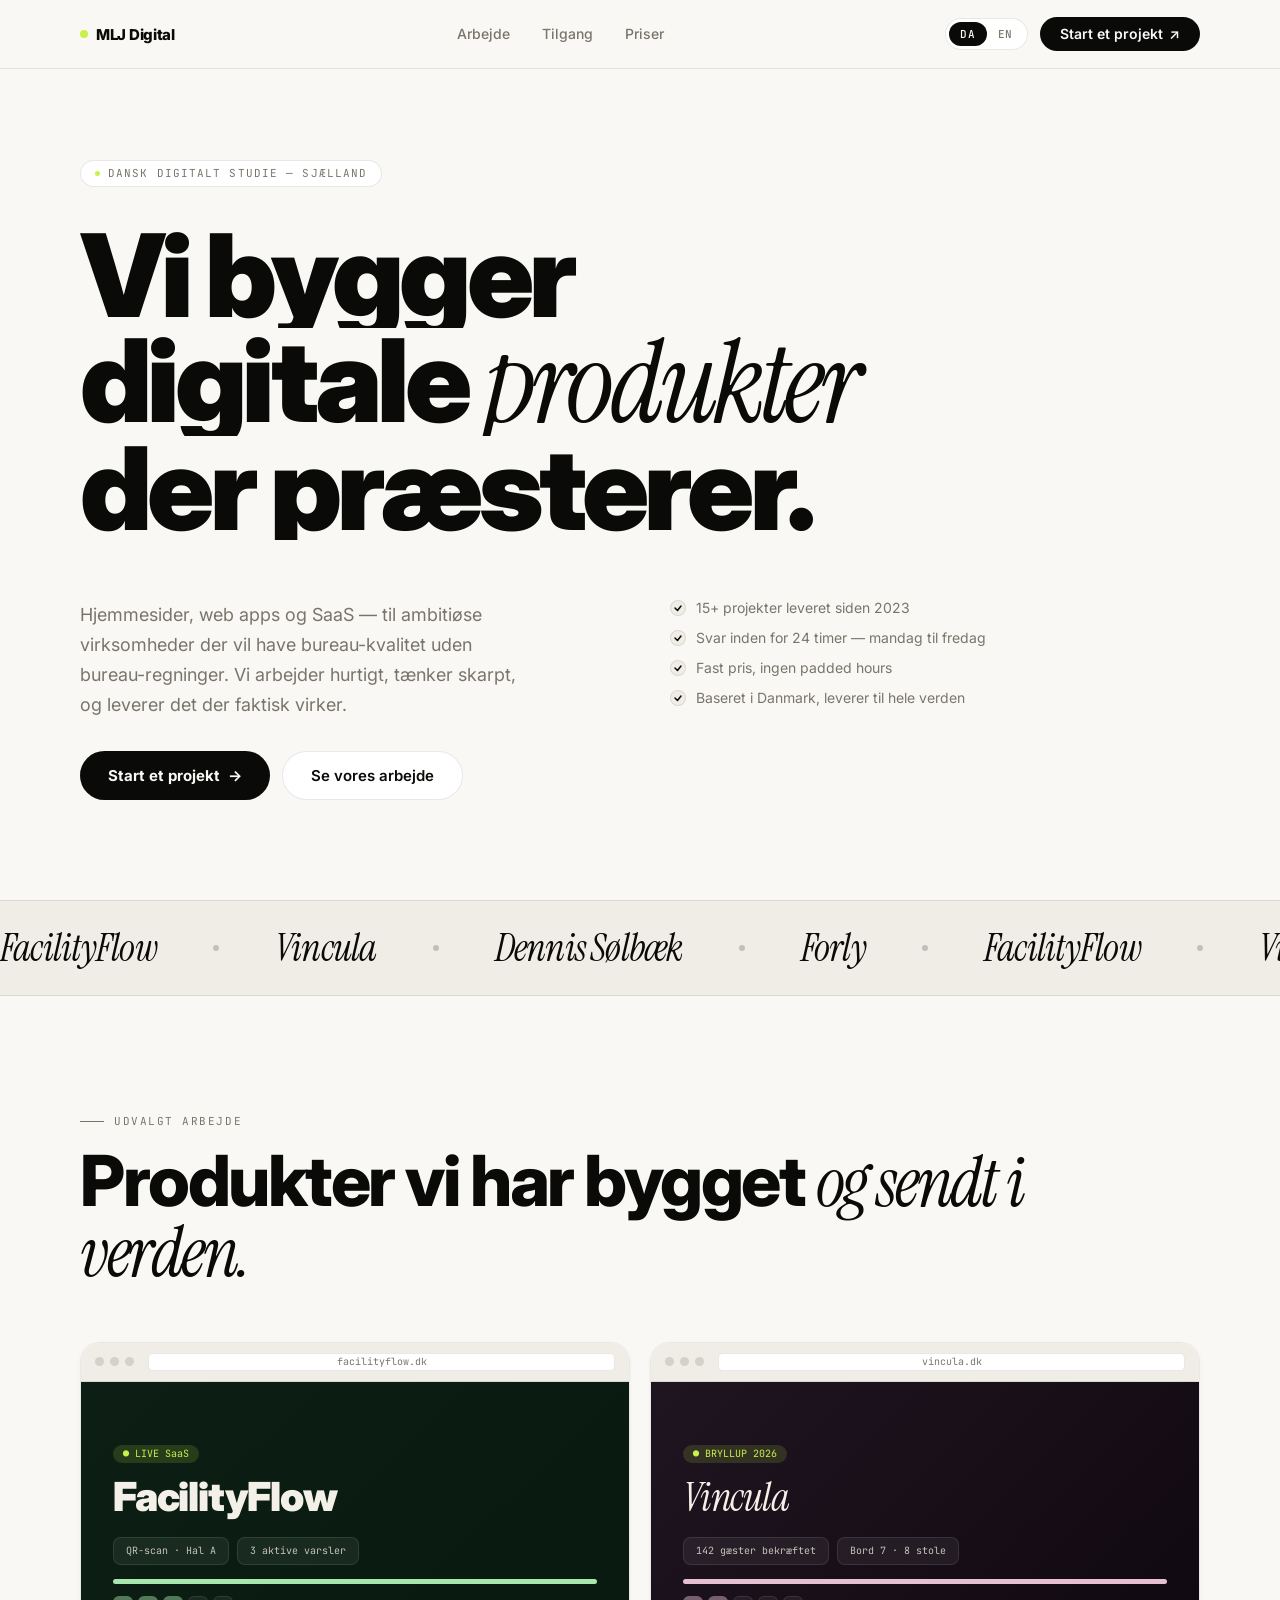
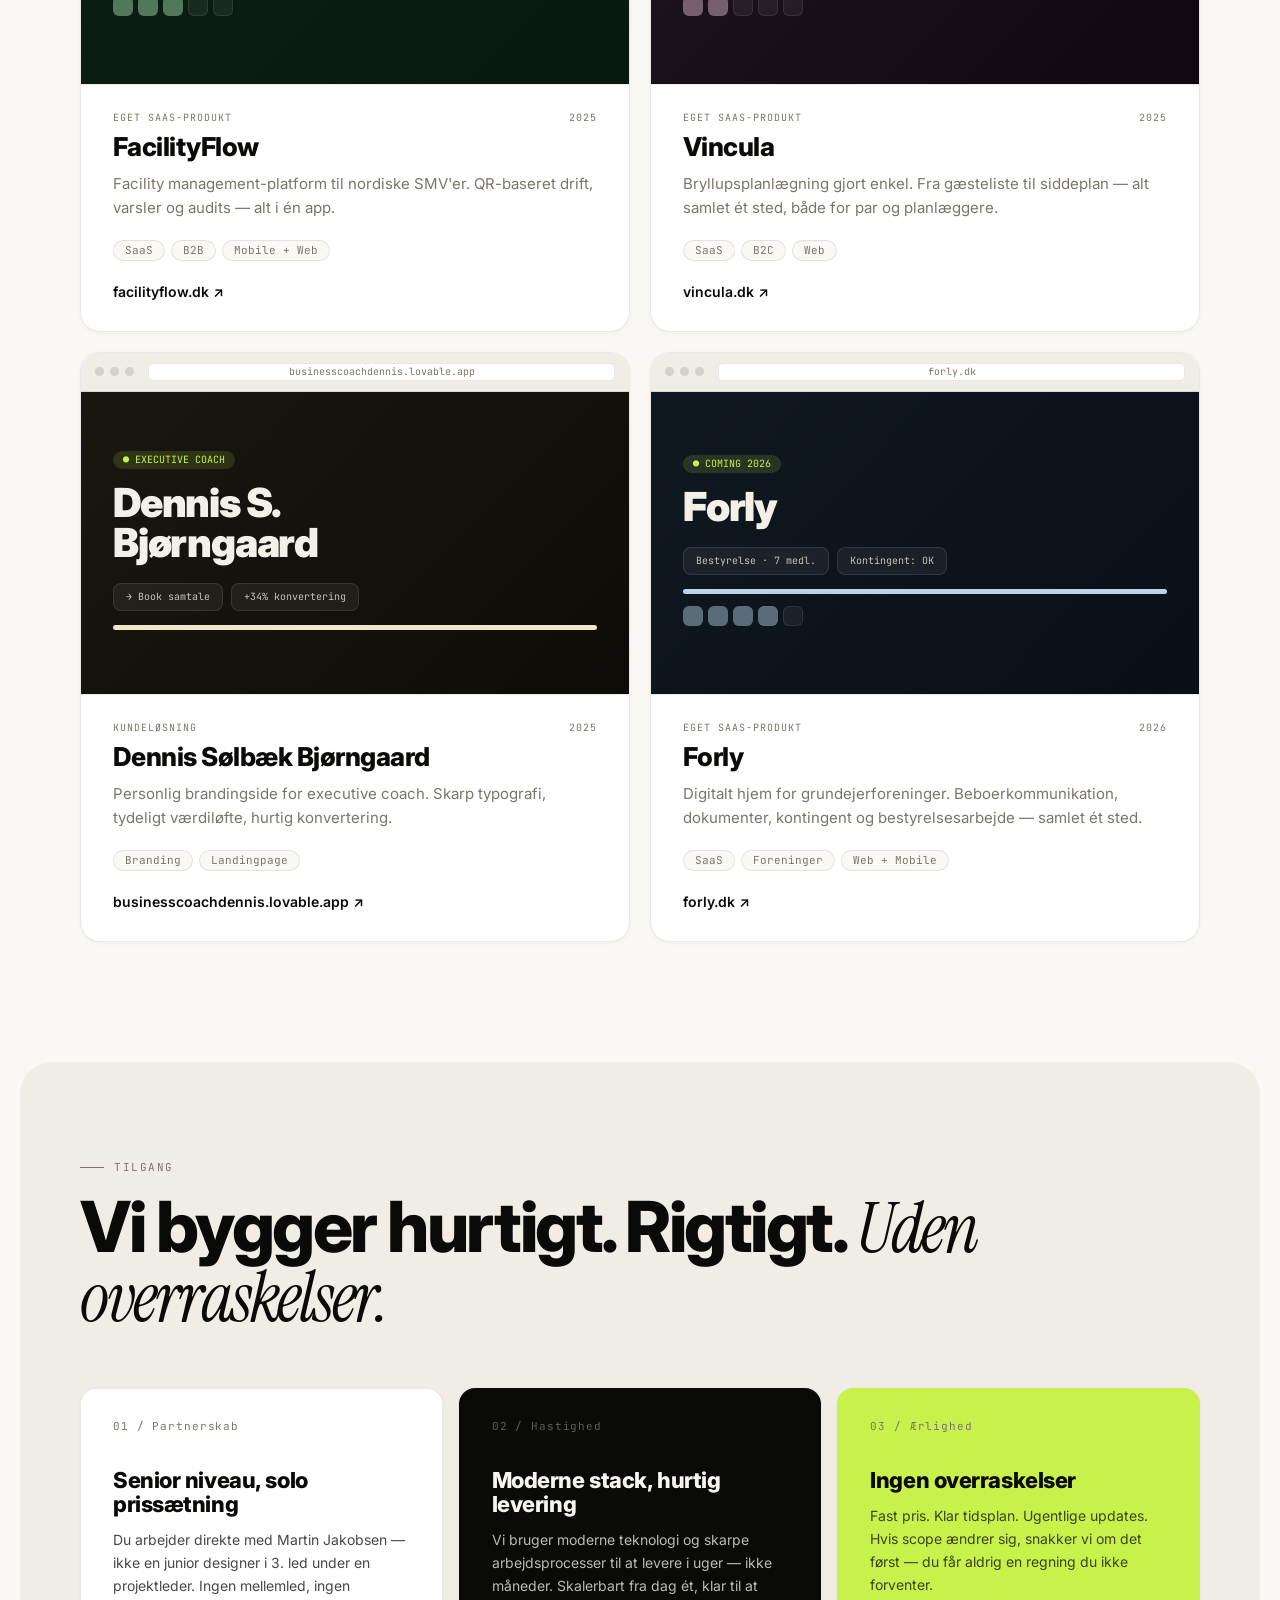
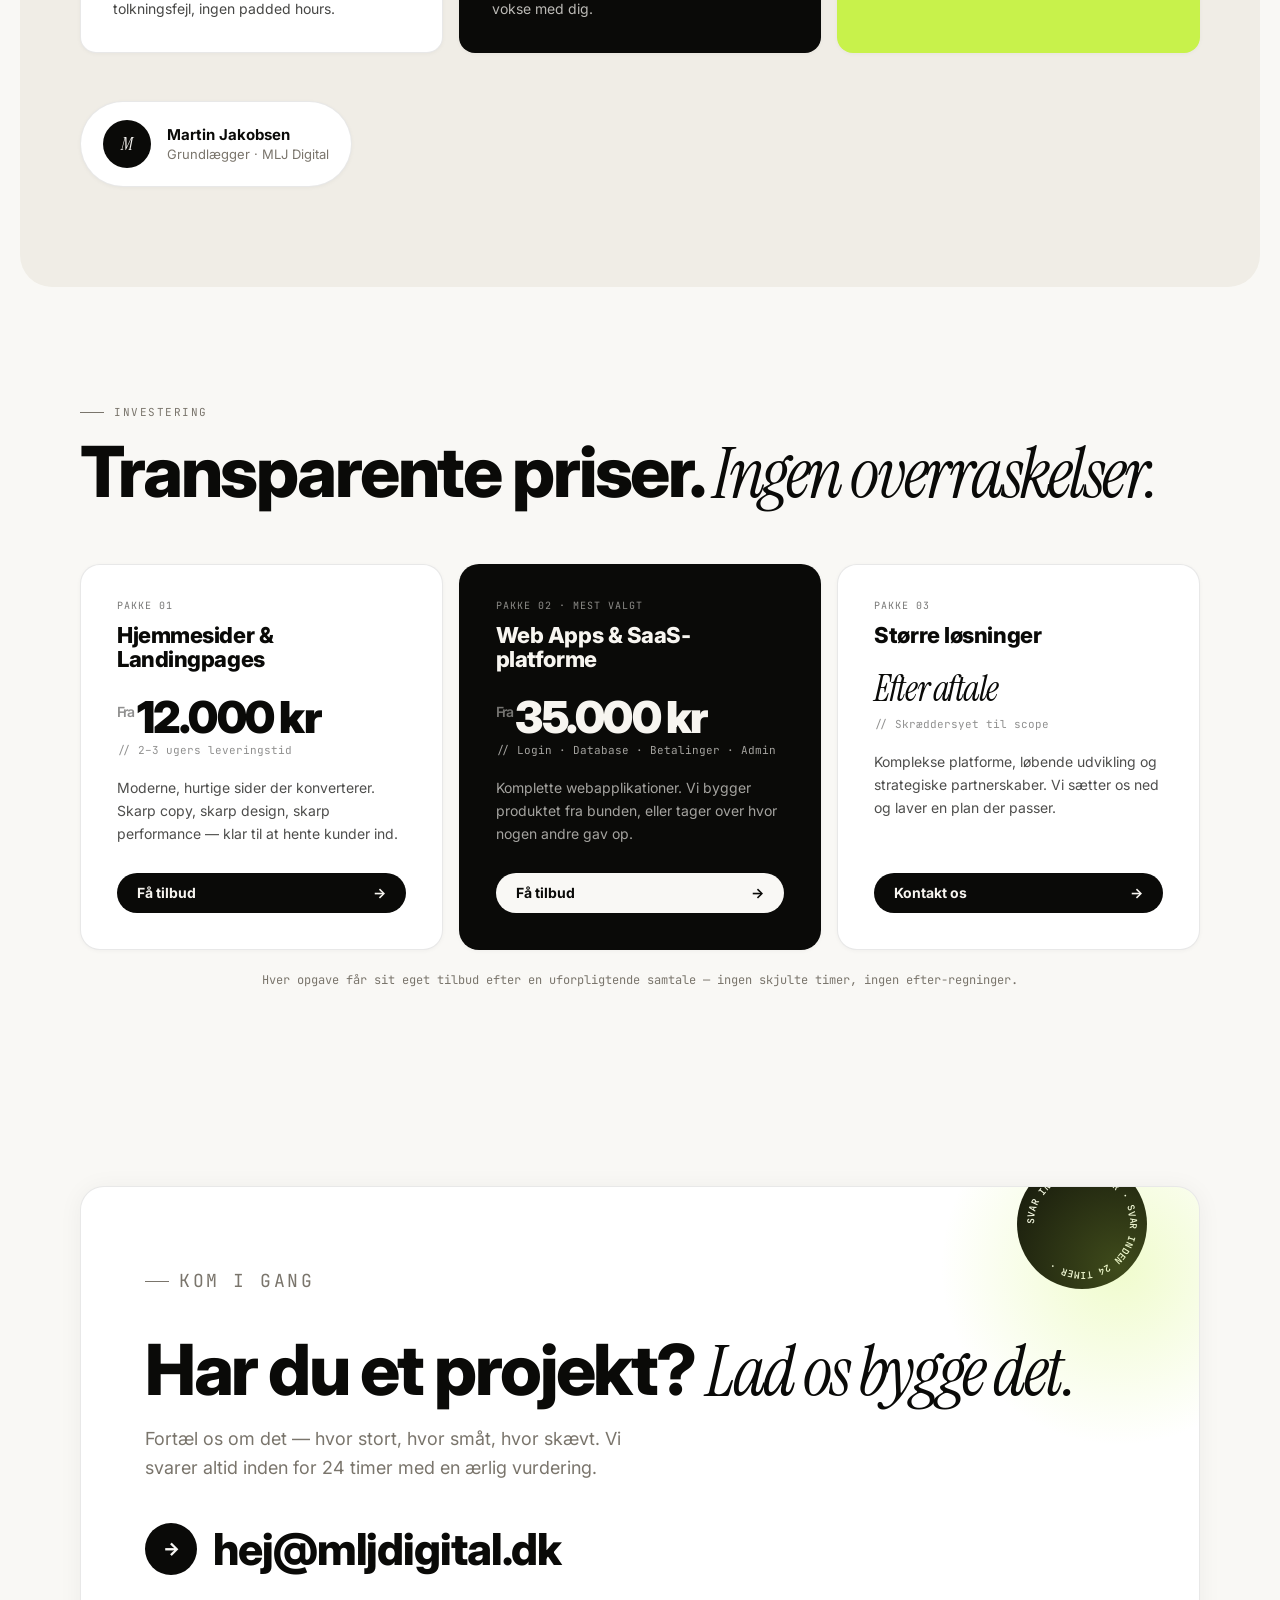
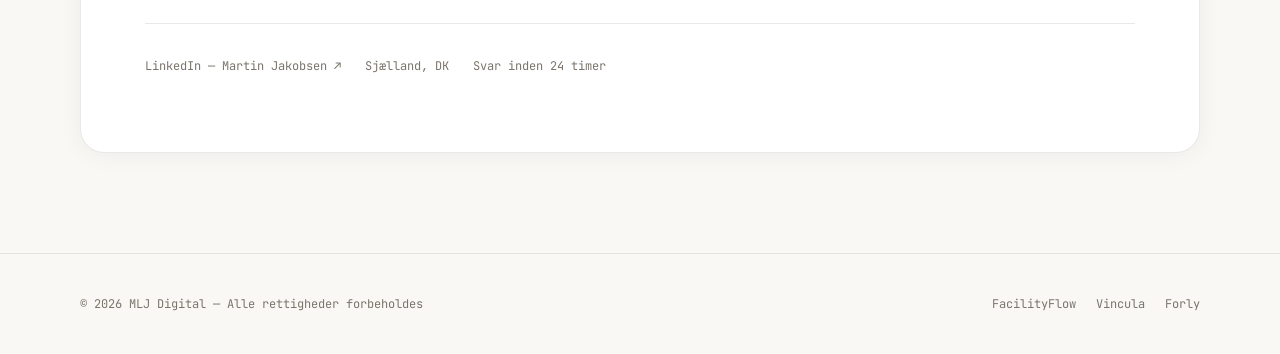
<file: index.html>
<!doctype html>
<html lang="da">
<head>
<meta charset="utf-8">
<meta name="viewport" content="width=device-width, initial-scale=1">
<title>MLJ Digital — Digitale produkter der præsterer</title>
<link rel="preconnect" href="https://fonts.googleapis.com">
<link rel="preconnect" href="https://fonts.gstatic.com" crossorigin>
<link href="https://fonts.googleapis.com/css2?family=Instrument+Serif:ital@0;1&family=Inter:wght@400;500;600;700;800;900&family=JetBrains+Mono:wght@400;500&display=swap" rel="stylesheet">
<style>
:root {
  --bg:      #f9f8f5;
  --white:   #ffffff;
  --ink:     #0a0a08;
  --muted:   #7a756c;
  --line:    rgba(10,10,8,.09);
  --surface: #f0ede6;
  --accent:  #c8f24b;
}

*, *::before, *::after { box-sizing: border-box; margin: 0; padding: 0 }
html, body {
  background: var(--bg); color: var(--ink);
  font-family: 'Inter', sans-serif;
  -webkit-font-smoothing: antialiased;
  overflow-x: hidden; line-height: 1;
}
a { color: inherit; text-decoration: none }
button { font-family: inherit; border: none; cursor: pointer }

.wrap { max-width: 1200px; margin: 0 auto; padding: 0 40px }
@media(max-width:600px) { .wrap { padding: 0 20px } }

/* ─── NAV ──────────────────────────────────────────────────── */
nav {
  position: fixed; top: 0; left: 0; right: 0; z-index: 100;
  background: rgba(249,248,245,.92);
  backdrop-filter: blur(20px); -webkit-backdrop-filter: blur(20px);
  border-bottom: 1px solid var(--line);
}
.nav-inner {
  max-width: 1200px; margin: 0 auto; padding: 0 40px;
  height: 68px; display: flex; align-items: center; justify-content: space-between;
}
@media(max-width:600px) { .nav-inner { padding: 0 20px } }

.logo {
  font-weight: 800; font-size: 15px; letter-spacing: -.02em;
  display: flex; align-items: center; gap: 8px;
}
.logo-dot {
  width: 8px; height: 8px; border-radius: 50%; background: var(--accent);
  animation: pulse 2s ease-in-out infinite;
}
@keyframes pulse { 0%,100%{transform:scale(1)} 50%{transform:scale(1.25)} }

.nav-links {
  display: flex; align-items: center; gap: 32px;
  font-size: 14px; font-weight: 500;
}
.nav-links a { color: var(--muted); transition: color .2s }
.nav-links a:hover { color: var(--ink) }
@media(max-width:860px) { .nav-links { display: none } }

.nav-right { display: flex; align-items: center; gap: 12px }
.lang-switch {
  display: flex; align-items: center;
  border: 1px solid var(--line); border-radius: 999px; padding: 3px; background: var(--white);
}
.lang-btn {
  background: none; color: var(--muted); padding: 5px 11px; border-radius: 999px;
  font-family: 'JetBrains Mono', monospace; font-size: 11px;
  letter-spacing: .06em; font-weight: 500; transition: color .2s, background .2s;
}
.lang-btn:hover { color: var(--ink) }
.lang-btn.active { background: var(--ink); color: var(--bg) }

.nav-cta {
  background: var(--ink); color: var(--bg);
  padding: 10px 20px; border-radius: 999px; font-weight: 600; font-size: 14px;
  display: inline-flex; align-items: center; gap: 6px;
  transition: background .2s;
}
.nav-cta:hover { background: #2a2a26 }

/* ─── HERO ─────────────────────────────────────────────────── */
.hero { padding: 160px 0 100px }

.hero-tag {
  display: inline-flex; align-items: center; gap: 8px;
  font-family: 'JetBrains Mono', monospace; font-size: 11px; letter-spacing: .1em;
  text-transform: uppercase; color: var(--muted);
  border: 1px solid var(--line); border-radius: 999px;
  padding: 7px 14px; background: var(--white); margin-bottom: 36px;
}
.hero-tag .dot { width: 5px; height: 5px; border-radius: 50%; background: var(--accent); animation: blink 1.6s infinite }
@keyframes blink { 0%,100%{opacity:1} 50%{opacity:.3} }

h1 {
  font-size: clamp(52px,9vw,140px); line-height: .91;
  letter-spacing: -.04em; font-weight: 900;
}
h1 .line { display: block; overflow: hidden }
h1 .line > span {
  display: inline-block; transform: translateY(110%); opacity: 0;
  animation: rise .85s cubic-bezier(.16,.86,.3,.98) forwards;
}
h1 .line:nth-child(1) > span { animation-delay: .05s }
h1 .line:nth-child(2) > span { animation-delay: .14s }
h1 .line:nth-child(3) > span { animation-delay: .24s }
@keyframes rise { to { transform: translateY(0); opacity: 1 } }

.serif { font-family: 'Instrument Serif', serif; font-style: italic; font-weight: 400 }

.hero-body {
  display: grid; grid-template-columns: 1fr 1fr; gap: 60px; align-items: start;
  margin-top: 60px;
}
@media(max-width:800px) { .hero-body { grid-template-columns: 1fr; gap: 32px } }

.hero-sub {
  font-size: 18px; line-height: 1.65; color: var(--muted);
  max-width: 460px;
  opacity: 0; animation: fadein .8s .5s forwards;
}
@keyframes fadein { to { opacity: 1 } }

.hero-actions {
  display: flex; flex-wrap: wrap; gap: 12px; margin-top: 32px;
  opacity: 0; animation: fadein .8s .65s forwards;
}
.btn-fill {
  background: var(--ink); color: var(--bg);
  padding: 16px 28px; border-radius: 999px; font-weight: 700; font-size: 15px;
  display: inline-flex; align-items: center; gap: 8px;
  transition: background .2s, transform .2s;
}
.btn-fill:hover { background: #2a2a26; transform: translateY(-1px) }
.btn-outline {
  border: 1.5px solid var(--line); border-radius: 999px;
  padding: 16px 28px; font-weight: 600; font-size: 15px;
  display: inline-flex; align-items: center; gap: 8px;
  background: var(--white); transition: border-color .2s;
}
.btn-outline:hover { border-color: rgba(10,10,8,.35) }

.hero-trust {
  display: flex; flex-direction: column; gap: 14px;
  opacity: 0; animation: fadein .8s .8s forwards;
}
.trust-item {
  display: flex; align-items: center; gap: 10px;
  font-size: 14px; color: var(--muted);
}
.trust-item::before {
  content: ""; width: 16px; height: 16px; border-radius: 50%;
  background: var(--surface); border: 1px solid var(--line);
  display: flex; align-items: center; justify-content: center;
  flex-shrink: 0;
  background-image: url("data:image/svg+xml,%3Csvg xmlns='http://www.w3.org/2000/svg' width='10' height='10' viewBox='0 0 10 10'%3E%3Cpath d='M2 5l2.5 2.5L8 3' stroke='%230a0a08' stroke-width='1.5' fill='none' stroke-linecap='round' stroke-linejoin='round'/%3E%3C/svg%3E");
  background-repeat: no-repeat; background-position: center; background-size: 10px;
}

/* ─── CLIENTS STRIP ────────────────────────────────────────── */
.clients-strip {
  border-top: 1px solid var(--line); border-bottom: 1px solid var(--line);
  padding: 28px 0; overflow: hidden; background: var(--surface);
}
.clients-track {
  display: flex; gap: 56px; white-space: nowrap;
  animation: marquee 38s linear infinite;
  font-family: 'Instrument Serif', serif; font-style: italic;
  font-size: 38px; letter-spacing: -.02em; color: var(--ink);
}
.clients-track span { display: inline-flex; align-items: center; gap: 56px }
.clients-track .sep { width: 6px; height: 6px; border-radius: 50%; background: rgba(10,10,8,.2); display: inline-block }
@keyframes marquee { from{transform:translateX(0)} to{transform:translateX(-50%)} }

/* ─── SECTION BASE ─────────────────────────────────────────── */
section { padding: 120px 0 }

.eyebrow {
  font-family: 'JetBrains Mono', monospace; font-size: 11px;
  letter-spacing: .14em; text-transform: uppercase; color: var(--muted);
  display: flex; align-items: center; gap: 10px; margin-bottom: 20px;
}
.eyebrow::before { content: ""; width: 24px; height: 1px; background: var(--muted) }

h2 {
  font-size: clamp(36px,5.5vw,78px); line-height: .97;
  letter-spacing: -.035em; font-weight: 800; margin-bottom: 56px;
}

/* ─── WORK ─────────────────────────────────────────────────── */
#arbejde { background: var(--bg) }

.work-grid { display: grid; grid-template-columns: repeat(2,1fr); gap: 20px }
@media(max-width:840px) { .work-grid { grid-template-columns: 1fr } }

.case {
  background: var(--white); border: 1px solid var(--line); border-radius: 20px;
  overflow: hidden; transition: box-shadow .35s, transform .35s;
  box-shadow: 0 1px 4px rgba(0,0,0,.04);
}
.case:hover { box-shadow: 0 16px 48px rgba(0,0,0,.1); transform: translateY(-4px) }

.case-screen {
  aspect-ratio: 16/10; position: relative; overflow: hidden;
  border-bottom: 1px solid var(--line);
}
.browser-chrome {
  display: flex; align-items: center; gap: 6px; padding: 10px 14px;
  background: var(--surface); border-bottom: 1px solid var(--line);
  position: absolute; top: 0; left: 0; right: 0; z-index: 2;
}
.chrome-dot { width: 9px; height: 9px; border-radius: 50%; background: rgba(10,10,8,.12) }
.chrome-url {
  margin-left: 8px; font-family: 'JetBrains Mono', monospace; font-size: 10px;
  color: var(--muted); background: var(--white); border: 1px solid var(--line);
  border-radius: 5px; padding: 3px 10px; flex: 1; text-align: center;
}
.case-ui {
  position: absolute; inset: 34px 0 0 0;
  display: flex; align-items: center; justify-content: center;
  background: linear-gradient(135deg, var(--ui1,#141410), var(--ui2,#0a0a08));
  overflow: hidden;
}
.ui-ff { --ui1:#0d1f15; --ui2:#081a10 }
.ui-vn { --ui1:#1e1520; --ui2:#100810 }
.ui-co { --ui1:#191710; --ui2:#0e0c08 }
.ui-fo { --ui1:#101820; --ui2:#080f18 }

.ui-inner { padding: 32px; width: 100%; height: 100%; display: flex; flex-direction: column; justify-content: center }
.ui-badge {
  display: inline-flex; align-items: center; gap: 5px;
  background: rgba(200,242,75,.14); color: #c8f24b; border-radius: 999px;
  padding: 4px 10px; font-size: 10px; font-family: 'JetBrains Mono', monospace;
  align-self: flex-start; margin-bottom: 14px;
}
.ui-title { font-size: 40px; font-weight: 900; letter-spacing: -.03em; color: #f3f0e8; margin-bottom: 16px; line-height: 1 }
.ui-rows { display: flex; gap: 8px; margin-top: 4px }
.ui-chip {
  background: rgba(255,255,255,.06); border: 1px solid rgba(255,255,255,.1);
  border-radius: 8px; padding: 8px 12px;
  font-family: 'JetBrains Mono', monospace; font-size: 10px; color: #c7c3b8;
}
.ui-bar { height: 5px; border-radius: 3px; background: rgba(255,255,255,.07); margin-top: 14px; overflow: hidden }
.ui-bar i { display: block; height: 100%; background: currentColor; animation: grow 3s ease-in-out infinite alternate }
@keyframes grow { from{width:20%} to{width:80%} }
.ui-dots { display: flex; gap: 5px; margin-top: 12px }
.ui-dots i { width: 20px; height: 20px; border-radius: 6px; background: rgba(255,255,255,.06); border: 1px solid rgba(255,255,255,.09) }
.ui-dots i.on { background: currentColor; opacity: .45 }

.case-ff { color: #a8e6b0 }
.case-vn { color: #e6c0d0 }
.case-co { color: #f0e6c8 }
.case-fo { color: #b8d4e6 }

.case-body { padding: 28px 32px 32px }
.case-meta {
  font-family: 'JetBrains Mono', monospace; font-size: 10px; letter-spacing: .1em;
  text-transform: uppercase; color: var(--muted); margin-bottom: 10px;
  display: flex; justify-content: space-between;
}
.case h3 { font-size: 26px; letter-spacing: -.02em; font-weight: 800; margin-bottom: 10px; line-height: 1.1 }
.case p { font-size: 15px; color: var(--muted); line-height: 1.6; margin-bottom: 20px }
.tag-row { display: flex; flex-wrap: wrap; gap: 6px; margin-bottom: 22px }
.tag {
  font-size: 11px; font-family: 'JetBrains Mono', monospace;
  border: 1px solid var(--line); border-radius: 999px;
  padding: 4px 11px; color: var(--muted); background: var(--bg);
}
.case-link { font-size: 14px; font-weight: 600; display: inline-flex; align-items: center; gap: 6px; transition: gap .2s }
.case-link:hover { gap: 12px }

/* ─── APPROACH ─────────────────────────────────────────────── */
#tilgang {
  background: var(--surface); border-radius: 32px; margin: 0 20px;
  padding: 100px 0;
}
#tilgang .eyebrow { color: var(--muted) }
#tilgang .eyebrow::before { background: var(--muted) }

.approach-grid {
  display: grid; grid-template-columns: repeat(3,1fr); gap: 16px; margin-bottom: 48px;
}
@media(max-width:860px) { .approach-grid { grid-template-columns: 1fr } }

.ap-card {
  background: var(--white); border: 1px solid var(--line); border-radius: 16px;
  padding: 32px; transition: transform .3s, box-shadow .3s;
  box-shadow: 0 1px 4px rgba(0,0,0,.04);
}
.ap-card:hover { transform: translateY(-3px); box-shadow: 0 12px 36px rgba(0,0,0,.08) }
.ap-card:nth-child(2) { background: var(--ink); color: #f7f5f0; border-color: transparent }
.ap-card:nth-child(2) .ap-num { color: rgba(247,245,240,.35) }
.ap-card:nth-child(3) { background: var(--accent); color: #0a0a08; border-color: transparent }

.ap-num {
  font-family: 'JetBrains Mono', monospace; font-size: 11px;
  letter-spacing: .08em; color: var(--muted); margin-bottom: 36px; display: block;
}
.ap-card h3 { font-size: 22px; font-weight: 800; letter-spacing: -.02em; margin-bottom: 12px; line-height: 1.1 }
.ap-card p { font-size: 14px; line-height: 1.65; opacity: .75 }

.founder-row {
  display: flex; align-items: center; gap: 16px;
  padding: 18px 22px; background: var(--white); border: 1px solid var(--line);
  border-radius: 999px; width: fit-content;
  box-shadow: 0 1px 4px rgba(0,0,0,.04);
}
.founder-av {
  width: 48px; height: 48px; border-radius: 50%; background: var(--ink);
  display: flex; align-items: center; justify-content: center;
  font-family: 'Instrument Serif', serif; font-style: italic; font-weight: 400;
  font-size: 18px; color: var(--bg);
}
.founder-info { font-size: 14px; line-height: 1.35 }
.founder-info strong { display: block; font-weight: 700; font-size: 15px }
.founder-info span { color: var(--muted); font-size: 13px }

/* ─── PRICING ──────────────────────────────────────────────── */
#priser { background: var(--bg) }

.pricing-grid { display: grid; grid-template-columns: repeat(3,1fr); gap: 16px }
@media(max-width:860px) { .pricing-grid { grid-template-columns: 1fr } }

.price-card {
  background: var(--white); border: 1px solid var(--line); border-radius: 20px;
  padding: 36px; display: flex; flex-direction: column;
  transition: transform .3s, box-shadow .3s;
  box-shadow: 0 1px 4px rgba(0,0,0,.04);
}
.price-card:hover { transform: translateY(-3px); box-shadow: 0 14px 40px rgba(0,0,0,.09) }
.price-card.featured { background: var(--ink); color: #f7f5f0; border-color: transparent }
.price-card.featured .price-cta { background: var(--bg); color: var(--ink) }
.price-card.featured .price-cta:hover { background: var(--surface) }
.price-card.featured .price-unit,
.price-card.featured .price-desc { opacity: .65 }

.price-tier {
  font-family: 'JetBrains Mono', monospace; font-size: 10px;
  letter-spacing: .1em; text-transform: uppercase; opacity: .55; margin-bottom: 12px;
  display: block;
}
.price-card h3 { font-size: 22px; font-weight: 800; letter-spacing: -.02em; margin-bottom: 24px; line-height: 1.1 }
.price-num { font-size: 44px; font-weight: 900; letter-spacing: -.04em; line-height: 1; margin-bottom: 6px }
.price-num .curr { font-size: 14px; font-weight: 600; opacity: .45; margin-right: 3px; vertical-align: super }
.price-unit { font-family: 'JetBrains Mono', monospace; font-size: 11px; opacity: .45; margin-bottom: 20px; display: block }
.price-desc { font-size: 14px; line-height: 1.65; opacity: .72; flex: 1; margin-bottom: 28px }
.price-cta {
  background: var(--ink); color: #f7f5f0; padding: 13px 20px; border-radius: 999px;
  font-weight: 700; font-size: 14px; width: 100%;
  display: inline-flex; align-items: center; justify-content: space-between;
  transition: background .2s, transform .2s;
}
.price-cta:hover { transform: translateY(-1px); background: #2a2a26 }

.price-footnote {
  text-align: center; margin-top: 24px;
  font-family: 'JetBrains Mono', monospace; font-size: 12px; color: var(--muted);
}

/* ─── CONTACT ──────────────────────────────────────────────── */
#kontakt { background: var(--bg); padding: 80px 0 100px }

.contact-card {
  background: var(--white); border: 1px solid var(--line); border-radius: 24px;
  padding: 80px 64px; position: relative; overflow: hidden;
  box-shadow: 0 2px 24px rgba(0,0,0,.05);
}
@media(max-width:640px) { .contact-card { padding: 48px 28px } }

.contact-card::after {
  content: ""; position: absolute; top: -100px; right: -100px;
  width: 360px; height: 360px; border-radius: 50%;
  background: radial-gradient(circle, rgba(200,242,75,.28) 0%, transparent 70%);
  pointer-events: none;
}
.contact-card .eyebrow,
.contact-card h2,
.contact-card > p { position: relative; z-index: 1 }

.contact-card h2 { font-size: clamp(38px,5.5vw,76px); margin-bottom: 20px }
.contact-card > p {
  font-size: 18px; line-height: 1.6; color: var(--muted);
  max-width: 520px; margin-bottom: 40px; font-weight: 400;
}
.email-link {
  display: inline-flex; align-items: center; gap: 16px;
  font-size: clamp(22px,3.5vw,44px); font-weight: 800; letter-spacing: -.025em;
  transition: gap .3s; position: relative; z-index: 1;
}
.email-link:hover { gap: 22px }
.email-link .arrow-circle {
  width: 52px; height: 52px; border-radius: 50%; background: var(--ink); color: var(--bg);
  display: flex; align-items: center; justify-content: center; font-size: 18px;
  transition: transform .3s; flex-shrink: 0;
}
.email-link:hover .arrow-circle { transform: rotate(-15deg) scale(1.08) }

.contact-foot {
  display: flex; gap: 24px; flex-wrap: wrap; margin-top: 48px; padding-top: 36px;
  border-top: 1px solid var(--line);
  font-family: 'JetBrains Mono', monospace; font-size: 12px; color: var(--muted);
  position: relative; z-index: 1;
}
.contact-foot a:hover { color: var(--ink) }

/* Spinning sticker */
.sticker {
  position: absolute; right: 52px; top: -28px;
  width: 130px; height: 130px; border-radius: 50%;
  background: var(--ink); animation: spin 18s linear infinite;
}
@keyframes spin { to { transform: rotate(360deg) } }
.sticker svg { position: absolute; inset: 0; width: 100%; height: 100%; animation: spinrev 18s linear infinite }
@keyframes spinrev { to { transform: rotate(-360deg) } }
@media(max-width:640px) { .sticker { display: none } }

/* ─── FOOTER ───────────────────────────────────────────────── */
footer { border-top: 1px solid var(--line); padding: 44px 0; background: var(--bg) }
.foot-inner {
  display: flex; justify-content: space-between; align-items: center;
  flex-wrap: wrap; gap: 16px;
  font-family: 'JetBrains Mono', monospace; font-size: 12px; color: var(--muted);
}
.foot-links { display: flex; gap: 20px }
.foot-links a:hover, .foot-inner a:hover { color: var(--ink) }

/* ─── REVEAL ───────────────────────────────────────────────── */
.reveal { opacity: 0; transform: translateY(24px); transition: opacity .75s cubic-bezier(.16,.86,.3,.98), transform .75s cubic-bezier(.16,.86,.3,.98) }
.reveal.in { opacity: 1; transform: none }
.reveal.d1 { transition-delay: .08s }
.reveal.d2 { transition-delay: .16s }
.reveal.d3 { transition-delay: .24s }
</style>
</head>
<body>

<!-- NAV -->
<nav>
  <div class="nav-inner">
    <a href="#top" class="logo"><span class="logo-dot"></span> MLJ Digital</a>
    <div class="nav-links">
      <a href="#arbejde" data-da="Arbejde" data-en="Work">Arbejde</a>
      <a href="#tilgang" data-da="Tilgang" data-en="Approach">Tilgang</a>
      <a href="#priser" data-da="Priser" data-en="Pricing">Priser</a>
    </div>
    <div class="nav-right">
      <div class="lang-switch">
        <button class="lang-btn active" data-lang="da">DA</button>
        <button class="lang-btn" data-lang="en">EN</button>
      </div>
      <a href="#kontakt" class="nav-cta"><span data-da="Start et projekt" data-en="Start a project">Start et projekt</span> ↗</a>
    </div>
  </div>
</nav>

<!-- HERO -->
<section class="hero" id="top">
  <div class="wrap">
    <div class="hero-tag">
      <span class="dot"></span>
      <span data-da="Dansk digitalt studie — Sjælland" data-en="Danish digital studio — Zealand">Dansk digitalt studie — Sjælland</span>
    </div>

    <h1>
      <span class="line"><span data-da="Vi bygger" data-en="We build">Vi bygger</span></span>
      <span class="line"><span><span data-da="digitale " data-en="digital ">digitale </span><span class="serif" data-da="produkter" data-en="products">produkter</span></span></span>
      <span class="line"><span data-da="der præsterer." data-en="that perform.">der præsterer.</span></span>
    </h1>

    <div class="hero-body">
      <div>
        <p class="hero-sub" data-da="Hjemmesider, web apps og SaaS — til ambitiøse virksomheder der vil have bureau-kvalitet uden bureau-regninger. Vi arbejder hurtigt, tænker skarpt, og leverer det der faktisk virker." data-en="Websites, web apps and SaaS — for ambitious companies that want agency quality without agency bills. We work fast, think sharp, and deliver what actually works.">
          Hjemmesider, web apps og SaaS — til ambitiøse virksomheder der vil have bureau-kvalitet uden bureau-regninger. Vi arbejder hurtigt, tænker skarpt, og leverer det der faktisk virker.
        </p>
        <div class="hero-actions">
          <a href="#kontakt" class="btn-fill"><span data-da="Start et projekt" data-en="Start a project">Start et projekt</span> →</a>
          <a href="#arbejde" class="btn-outline" data-da="Se vores arbejde" data-en="See our work">Se vores arbejde</a>
        </div>
      </div>

      <div class="hero-trust">
        <div class="trust-item" data-da="15+ projekter leveret siden 2023" data-en="15+ projects delivered since 2023">15+ projekter leveret siden 2023</div>
        <div class="trust-item" data-da="Svar inden for 24 timer — mandag til fredag" data-en="Response within 24 hours — Monday to Friday">Svar inden for 24 timer — mandag til fredag</div>
        <div class="trust-item" data-da="Fast pris, ingen padded hours" data-en="Fixed price, no padded hours">Fast pris, ingen padded hours</div>
        <div class="trust-item" data-da="Baseret i Danmark, leverer til hele verden" data-en="Based in Denmark, delivering worldwide">Baseret i Danmark, leverer til hele verden</div>
      </div>
    </div>
  </div>
</section>

<!-- CLIENTS STRIP -->
<div class="clients-strip">
  <div class="clients-track">
    <span>FacilityFlow <i class="sep"></i> Vincula <i class="sep"></i> Dennis Sølbæk <i class="sep"></i> Forly <i class="sep"></i> FacilityFlow <i class="sep"></i> Vincula <i class="sep"></i> Dennis Sølbæk <i class="sep"></i> Forly <i class="sep"></i></span>
    <span aria-hidden="true">FacilityFlow <i class="sep"></i> Vincula <i class="sep"></i> Dennis Sølbæk <i class="sep"></i> Forly <i class="sep"></i> FacilityFlow <i class="sep"></i> Vincula <i class="sep"></i> Dennis Sølbæk <i class="sep"></i> Forly <i class="sep"></i></span>
  </div>
</div>

<!-- WORK -->
<section id="arbejde">
  <div class="wrap">
    <p class="eyebrow reveal" data-da="Udvalgt arbejde" data-en="Selected work">Udvalgt arbejde</p>
    <h2 class="reveal"><span data-da="Produkter vi har bygget " data-en="Products we've built ">Produkter vi har bygget </span><span class="serif" data-da="og sendt i verden." data-en="and shipped.">og sendt i verden.</span></h2>

    <div class="work-grid">

      <!-- FacilityFlow -->
      <article class="case reveal">
        <div class="case-screen">
          <div class="browser-chrome">
            <span class="chrome-dot"></span><span class="chrome-dot"></span><span class="chrome-dot"></span>
            <span class="chrome-url">facilityflow.dk</span>
          </div>
          <div class="case-ui ui-ff case-ff">
            <div class="ui-inner">
              <span class="ui-badge">● LIVE SaaS</span>
              <div class="ui-title">FacilityFlow</div>
              <div class="ui-rows">
                <div class="ui-chip">QR-scan · Hal A</div>
                <div class="ui-chip" data-da="3 aktive varsler" data-en="3 active alerts">3 aktive varsler</div>
              </div>
              <div class="ui-bar"><i></i></div>
              <div class="ui-dots"><i class="on"></i><i class="on"></i><i class="on"></i><i></i><i></i></div>
            </div>
          </div>
        </div>
        <div class="case-body">
          <div class="case-meta"><span data-da="Eget SaaS-produkt" data-en="Own SaaS product">Eget SaaS-produkt</span><span>2025</span></div>
          <h3>FacilityFlow</h3>
          <p data-da="Facility management-platform til nordiske SMV'er. QR-baseret drift, varsler og audits — alt i én app." data-en="Facility management platform for Nordic SMEs. QR-based operations, alerts and audits — all in one app.">Facility management-platform til nordiske SMV'er. QR-baseret drift, varsler og audits — alt i én app.</p>
          <div class="tag-row">
            <span class="tag">SaaS</span><span class="tag">B2B</span><span class="tag">Mobile + Web</span>
          </div>
          <a href="https://facilityflow.dk" target="_blank" rel="noopener" class="case-link">facilityflow.dk ↗</a>
        </div>
      </article>

      <!-- Vincula -->
      <article class="case reveal d1">
        <div class="case-screen">
          <div class="browser-chrome">
            <span class="chrome-dot"></span><span class="chrome-dot"></span><span class="chrome-dot"></span>
            <span class="chrome-url">vincula.dk</span>
          </div>
          <div class="case-ui ui-vn case-vn">
            <div class="ui-inner">
              <span class="ui-badge" data-da="● BRYLLUP 2026" data-en="● WEDDING 2026">● BRYLLUP 2026</span>
              <div class="ui-title" style="font-family:'Instrument Serif',serif;font-style:italic;font-weight:400">Vincula</div>
              <div class="ui-rows">
                <div class="ui-chip" data-da="142 gæster bekræftet" data-en="142 guests confirmed">142 gæster bekræftet</div>
                <div class="ui-chip" data-da="Bord 7 · 8 stole" data-en="Table 7 · 8 chairs">Bord 7 · 8 stole</div>
              </div>
              <div class="ui-bar"><i></i></div>
              <div class="ui-dots"><i class="on"></i><i class="on"></i><i></i><i></i><i></i></div>
            </div>
          </div>
        </div>
        <div class="case-body">
          <div class="case-meta"><span data-da="Eget SaaS-produkt" data-en="Own SaaS product">Eget SaaS-produkt</span><span>2025</span></div>
          <h3>Vincula</h3>
          <p data-da="Bryllupsplanlægning gjort enkel. Fra gæsteliste til siddeplan — alt samlet ét sted, både for par og planlæggere." data-en="Wedding planning made simple. From guest list to seating plan — all in one place, for couples and planners alike.">Bryllupsplanlægning gjort enkel. Fra gæsteliste til siddeplan — alt samlet ét sted, både for par og planlæggere.</p>
          <div class="tag-row">
            <span class="tag">SaaS</span><span class="tag">B2C</span><span class="tag">Web</span>
          </div>
          <a href="https://vincula.dk" target="_blank" rel="noopener" class="case-link">vincula.dk ↗</a>
        </div>
      </article>

      <!-- Coach -->
      <article class="case reveal d2">
        <div class="case-screen">
          <div class="browser-chrome">
            <span class="chrome-dot"></span><span class="chrome-dot"></span><span class="chrome-dot"></span>
            <span class="chrome-url">businesscoachdennis.lovable.app</span>
          </div>
          <div class="case-ui ui-co case-co">
            <div class="ui-inner">
              <span class="ui-badge">● EXECUTIVE COACH</span>
              <div class="ui-title">Dennis S.<br>Bjørngaard</div>
              <div class="ui-rows">
                <div class="ui-chip" data-da="→ Book samtale" data-en="→ Book a call">→ Book samtale</div>
                <div class="ui-chip" data-da="+34% konvertering" data-en="+34% conversion">+34% konvertering</div>
              </div>
              <div class="ui-bar"><i></i></div>
            </div>
          </div>
        </div>
        <div class="case-body">
          <div class="case-meta"><span data-da="Kundeløsning" data-en="Client solution">Kundeløsning</span><span>2025</span></div>
          <h3>Dennis Sølbæk Bjørngaard</h3>
          <p data-da="Personlig brandingside for executive coach. Skarp typografi, tydeligt værdiløfte, hurtig konvertering." data-en="Personal branding site for executive coach. Sharp typography, clear value proposition, fast conversion.">Personlig brandingside for executive coach. Skarp typografi, tydeligt værdiløfte, hurtig konvertering.</p>
          <div class="tag-row">
            <span class="tag">Branding</span><span class="tag">Landingpage</span>
          </div>
          <a href="https://businesscoachdennis.lovable.app" target="_blank" rel="noopener" class="case-link">businesscoachdennis.lovable.app ↗</a>
        </div>
      </article>

      <!-- Forly -->
      <article class="case reveal d3">
        <div class="case-screen">
          <div class="browser-chrome">
            <span class="chrome-dot"></span><span class="chrome-dot"></span><span class="chrome-dot"></span>
            <span class="chrome-url">forly.dk</span>
          </div>
          <div class="case-ui ui-fo case-fo">
            <div class="ui-inner">
              <span class="ui-badge">● COMING 2026</span>
              <div class="ui-title">Forly</div>
              <div class="ui-rows">
                <div class="ui-chip" data-da="Bestyrelse · 7 medl." data-en="Board · 7 members">Bestyrelse · 7 medl.</div>
                <div class="ui-chip" data-da="Kontingent: OK" data-en="Dues: OK">Kontingent: OK</div>
              </div>
              <div class="ui-bar"><i></i></div>
              <div class="ui-dots"><i class="on"></i><i class="on"></i><i class="on"></i><i class="on"></i><i></i></div>
            </div>
          </div>
        </div>
        <div class="case-body">
          <div class="case-meta"><span data-da="Eget SaaS-produkt" data-en="Own SaaS product">Eget SaaS-produkt</span><span>2026</span></div>
          <h3>Forly</h3>
          <p data-da="Digitalt hjem for grundejerforeninger. Beboerkommunikation, dokumenter, kontingent og bestyrelsesarbejde — samlet ét sted." data-en="Digital home for homeowner associations. Resident communication, documents, dues and board work — all in one place.">Digitalt hjem for grundejerforeninger. Beboerkommunikation, dokumenter, kontingent og bestyrelsesarbejde — samlet ét sted.</p>
          <div class="tag-row">
            <span class="tag">SaaS</span><span class="tag">Foreninger</span><span class="tag">Web + Mobile</span>
          </div>
          <a href="https://forly.dk" target="_blank" rel="noopener" class="case-link">forly.dk ↗</a>
        </div>
      </article>

    </div>
  </div>
</section>

<!-- APPROACH -->
<section id="tilgang">
  <div class="wrap">
    <p class="eyebrow reveal" data-da="Tilgang" data-en="Approach">Tilgang</p>
    <h2 class="reveal"><span data-da="Vi bygger hurtigt. Rigtigt. " data-en="We build fast. Right. ">Vi bygger hurtigt. Rigtigt. </span><span class="serif" data-da="Uden overraskelser." data-en="No surprises.">Uden overraskelser.</span></h2>

    <div class="approach-grid">
      <div class="ap-card reveal">
        <span class="ap-num" data-da="01 / Partnerskab" data-en="01 / Partnership">01 / Partnerskab</span>
        <h3 data-da="Senior niveau, solo prissætning" data-en="Senior level, solo pricing">Senior niveau, solo prissætning</h3>
        <p data-da="Du arbejder direkte med Martin Jakobsen — ikke en junior designer i 3. led under en projektleder. Ingen mellemled, ingen tolkningsfejl, ingen padded hours." data-en="You work directly with Martin Jakobsen — not a junior designer 3 layers under a project manager. No middlemen, no misinterpretation, no padded hours.">Du arbejder direkte med Martin Jakobsen — ikke en junior designer i 3. led under en projektleder. Ingen mellemled, ingen tolkningsfejl, ingen padded hours.</p>
      </div>
      <div class="ap-card reveal d1">
        <span class="ap-num" data-da="02 / Hastighed" data-en="02 / Speed">02 / Hastighed</span>
        <h3 data-da="Moderne stack, hurtig levering" data-en="Modern stack, fast delivery">Moderne stack, hurtig levering</h3>
        <p data-da="Vi bruger moderne teknologi og skarpe arbejdsprocesser til at levere i uger — ikke måneder. Skalerbart fra dag ét, klar til at vokse med dig." data-en="We use modern technology and sharp workflows to deliver in weeks — not months. Scalable from day one, ready to grow with you.">Vi bruger moderne teknologi og skarpe arbejdsprocesser til at levere i uger — ikke måneder. Skalerbart fra dag ét, klar til at vokse med dig.</p>
      </div>
      <div class="ap-card reveal d2">
        <span class="ap-num" data-da="03 / Ærlighed" data-en="03 / Honesty">03 / Ærlighed</span>
        <h3 data-da="Ingen overraskelser" data-en="No surprises">Ingen overraskelser</h3>
        <p data-da="Fast pris. Klar tidsplan. Ugentlige updates. Hvis scope ændrer sig, snakker vi om det først — du får aldrig en regning du ikke forventer." data-en="Fixed price. Clear timeline. Weekly updates. If scope changes, we talk first — you never get a bill you didn't expect.">Fast pris. Klar tidsplan. Ugentlige updates. Hvis scope ændrer sig, snakker vi om det først — du får aldrig en regning du ikke forventer.</p>
      </div>
    </div>

    <div class="founder-row reveal">
      <div class="founder-av">M</div>
      <div class="founder-info">
        <strong>Martin Jakobsen</strong>
        <span data-da="Grundlægger · MLJ Digital" data-en="Founder · MLJ Digital">Grundlægger · MLJ Digital</span>
      </div>
    </div>
  </div>
</section>

<!-- PRICING -->
<section id="priser">
  <div class="wrap">
    <p class="eyebrow reveal" data-da="Investering" data-en="Investment">Investering</p>
    <h2 class="reveal"><span data-da="Transparente priser. " data-en="Transparent pricing. ">Transparente priser. </span><span class="serif" data-da="Ingen overraskelser." data-en="No surprises.">Ingen overraskelser.</span></h2>

    <div class="pricing-grid">
      <div class="price-card reveal">
        <span class="price-tier" data-da="Pakke 01" data-en="Package 01">Pakke 01</span>
        <h3 data-da="Hjemmesider &amp; Landingpages" data-en="Websites &amp; Landing Pages">Hjemmesider &amp; Landingpages</h3>
        <div class="price-num"><span class="curr" data-da="Fra" data-en="From">Fra</span>12.000 kr</div>
        <span class="price-unit" data-da="// 2–3 ugers leveringstid" data-en="// 2–3 week delivery">// 2–3 ugers leveringstid</span>
        <p class="price-desc" data-da="Moderne, hurtige sider der konverterer. Skarp copy, skarp design, skarp performance — klar til at hente kunder ind." data-en="Modern, fast sites that convert. Sharp copy, sharp design, sharp performance — ready to bring in customers.">Moderne, hurtige sider der konverterer. Skarp copy, skarp design, skarp performance — klar til at hente kunder ind.</p>
        <a href="#kontakt" class="price-cta"><span data-da="Få tilbud" data-en="Get a quote">Få tilbud</span><span>→</span></a>
      </div>

      <div class="price-card featured reveal d1">
        <span class="price-tier" data-da="Pakke 02 · Mest valgt" data-en="Package 02 · Most popular">Pakke 02 · Mest valgt</span>
        <h3 data-da="Web Apps &amp; SaaS-platforme" data-en="Web Apps &amp; SaaS Platforms">Web Apps &amp; SaaS-platforme</h3>
        <div class="price-num"><span class="curr" data-da="Fra" data-en="From">Fra</span>35.000 kr</div>
        <span class="price-unit" data-da="// Login · Database · Betalinger · Admin" data-en="// Login · Database · Payments · Admin">// Login · Database · Betalinger · Admin</span>
        <p class="price-desc" data-da="Komplette webapplikationer. Vi bygger produktet fra bunden, eller tager over hvor nogen andre gav op." data-en="Complete web applications. We build the product from scratch, or take over where someone else gave up.">Komplette webapplikationer. Vi bygger produktet fra bunden, eller tager over hvor nogen andre gav op.</p>
        <a href="#kontakt" class="price-cta"><span data-da="Få tilbud" data-en="Get a quote">Få tilbud</span><span>→</span></a>
      </div>

      <div class="price-card reveal d2">
        <span class="price-tier" data-da="Pakke 03" data-en="Package 03">Pakke 03</span>
        <h3 data-da="Større løsninger" data-en="Larger solutions">Større løsninger</h3>
        <div class="price-num" style="font-family:'Instrument Serif',serif;font-style:italic;font-weight:400;font-size:36px;padding-bottom:6px" data-da="Efter aftale" data-en="By agreement">Efter aftale</div>
        <span class="price-unit" data-da="// Skræddersyet til scope" data-en="// Tailored to scope">// Skræddersyet til scope</span>
        <p class="price-desc" data-da="Komplekse platforme, løbende udvikling og strategiske partnerskaber. Vi sætter os ned og laver en plan der passer." data-en="Complex platforms, ongoing development and strategic partnerships. We sit down and make a plan that fits.">Komplekse platforme, løbende udvikling og strategiske partnerskaber. Vi sætter os ned og laver en plan der passer.</p>
        <a href="#kontakt" class="price-cta"><span data-da="Kontakt os" data-en="Contact us">Kontakt os</span><span>→</span></a>
      </div>
    </div>

    <p class="price-footnote reveal" data-da="Hver opgave får sit eget tilbud efter en uforpligtende samtale — ingen skjulte timer, ingen efter-regninger." data-en="Each project gets its own quote after a no-obligation call — no hidden hours, no surprise invoices.">
      Hver opgave får sit eget tilbud efter en uforpligtende samtale — ingen skjulte timer, ingen efter-regninger.
    </p>
  </div>
</section>

<!-- CONTACT -->
<section id="kontakt">
  <div class="wrap">
    <div class="contact-card">
      <div class="sticker">
        <svg viewBox="0 0 130 130"><defs><path id="circ" d="M65,65 m-48,0 a48,48 0 1,1 96,0 a48,48 0 1,1 -96,0"/></defs>
        <text font-family="JetBrains Mono" font-size="9.5" font-weight="600" fill="#f9f8f5">
          <textPath href="#circ"><tspan id="sticker-text" data-da="SVAR INDEN 24 TIMER · SVAR INDEN 24 TIMER · " data-en="REPLY WITHIN 24 HOURS · REPLY WITHIN 24 HOURS · ">SVAR INDEN 24 TIMER · SVAR INDEN 24 TIMER · </tspan></textPath>
        </text></svg>
      </div>

      <p class="eyebrow reveal" data-da="Kom i gang" data-en="Get started">Kom i gang</p>
      <h2 class="reveal"><span data-da="Har du et projekt? " data-en="Got a project? ">Har du et projekt? </span><span class="serif" data-da="Lad os bygge det." data-en="Let's build it.">Lad os bygge det.</span></h2>
      <p class="reveal" data-da="Fortæl os om det — hvor stort, hvor småt, hvor skævt. Vi svarer altid inden for 24 timer med en ærlig vurdering." data-en="Tell us about it — however big, small, or unconventional. We always respond within 24 hours with an honest assessment.">Fortæl os om det — hvor stort, hvor småt, hvor skævt. Vi svarer altid inden for 24 timer med en ærlig vurdering.</p>

      <a href="mailto:hej@mljdigital.dk" class="email-link reveal">
        <span class="arrow-circle">→</span>
        hej@mljdigital.dk
      </a>

      <div class="contact-foot">
        <a href="https://www.linkedin.com/in/martinljakobsen/" target="_blank" rel="noopener">LinkedIn — Martin Jakobsen ↗</a>
        <span data-da="Sjælland, DK" data-en="Zealand, DK">Sjælland, DK</span>
        <span data-da="Svar inden 24 timer" data-en="Reply within 24 hours">Svar inden 24 timer</span>
      </div>
    </div>
  </div>
</section>

<!-- FOOTER -->
<footer>
  <div class="wrap">
    <div class="foot-inner">
      <span data-da="© 2026 MLJ Digital — Alle rettigheder forbeholdes" data-en="© 2026 MLJ Digital — All rights reserved">© 2026 MLJ Digital — Alle rettigheder forbeholdes</span>
      <div class="foot-links">
        <a href="https://facilityflow.dk" target="_blank" rel="noopener">FacilityFlow</a>
        <a href="https://vincula.dk" target="_blank" rel="noopener">Vincula</a>
        <a href="https://forly.dk" target="_blank" rel="noopener">Forly</a>
      </div>
    </div>
  </div>
</footer>

<script>
  // Reveal
  const io = new IntersectionObserver(entries => {
    entries.forEach(e => { if (e.isIntersecting) { e.target.classList.add('in'); io.unobserve(e.target) } });
  }, { threshold: .12 });
  document.querySelectorAll('.reveal').forEach(el => io.observe(el));

  // Smooth scroll
  document.querySelectorAll('a[href^="#"]').forEach(a => {
    a.addEventListener('click', e => {
      const id = a.getAttribute('href');
      if (id.length > 1 && document.querySelector(id)) {
        e.preventDefault();
        document.querySelector(id).scrollIntoView({ behavior: 'smooth', block: 'start' });
      }
    });
  });

  // Language switcher
  const langBtns = document.querySelectorAll('.lang-btn');
  function setLang(lang) {
    langBtns.forEach(btn => btn.classList.toggle('active', btn.dataset.lang === lang));
    document.documentElement.lang = lang;
    document.querySelectorAll('[data-da]').forEach(el => {
      const val = el.dataset[lang];
      if (val !== undefined) el.textContent = val;
    });
  }
  langBtns.forEach(btn => btn.addEventListener('click', () => setLang(btn.dataset.lang)));
</script>

</body>
</html>
</file>
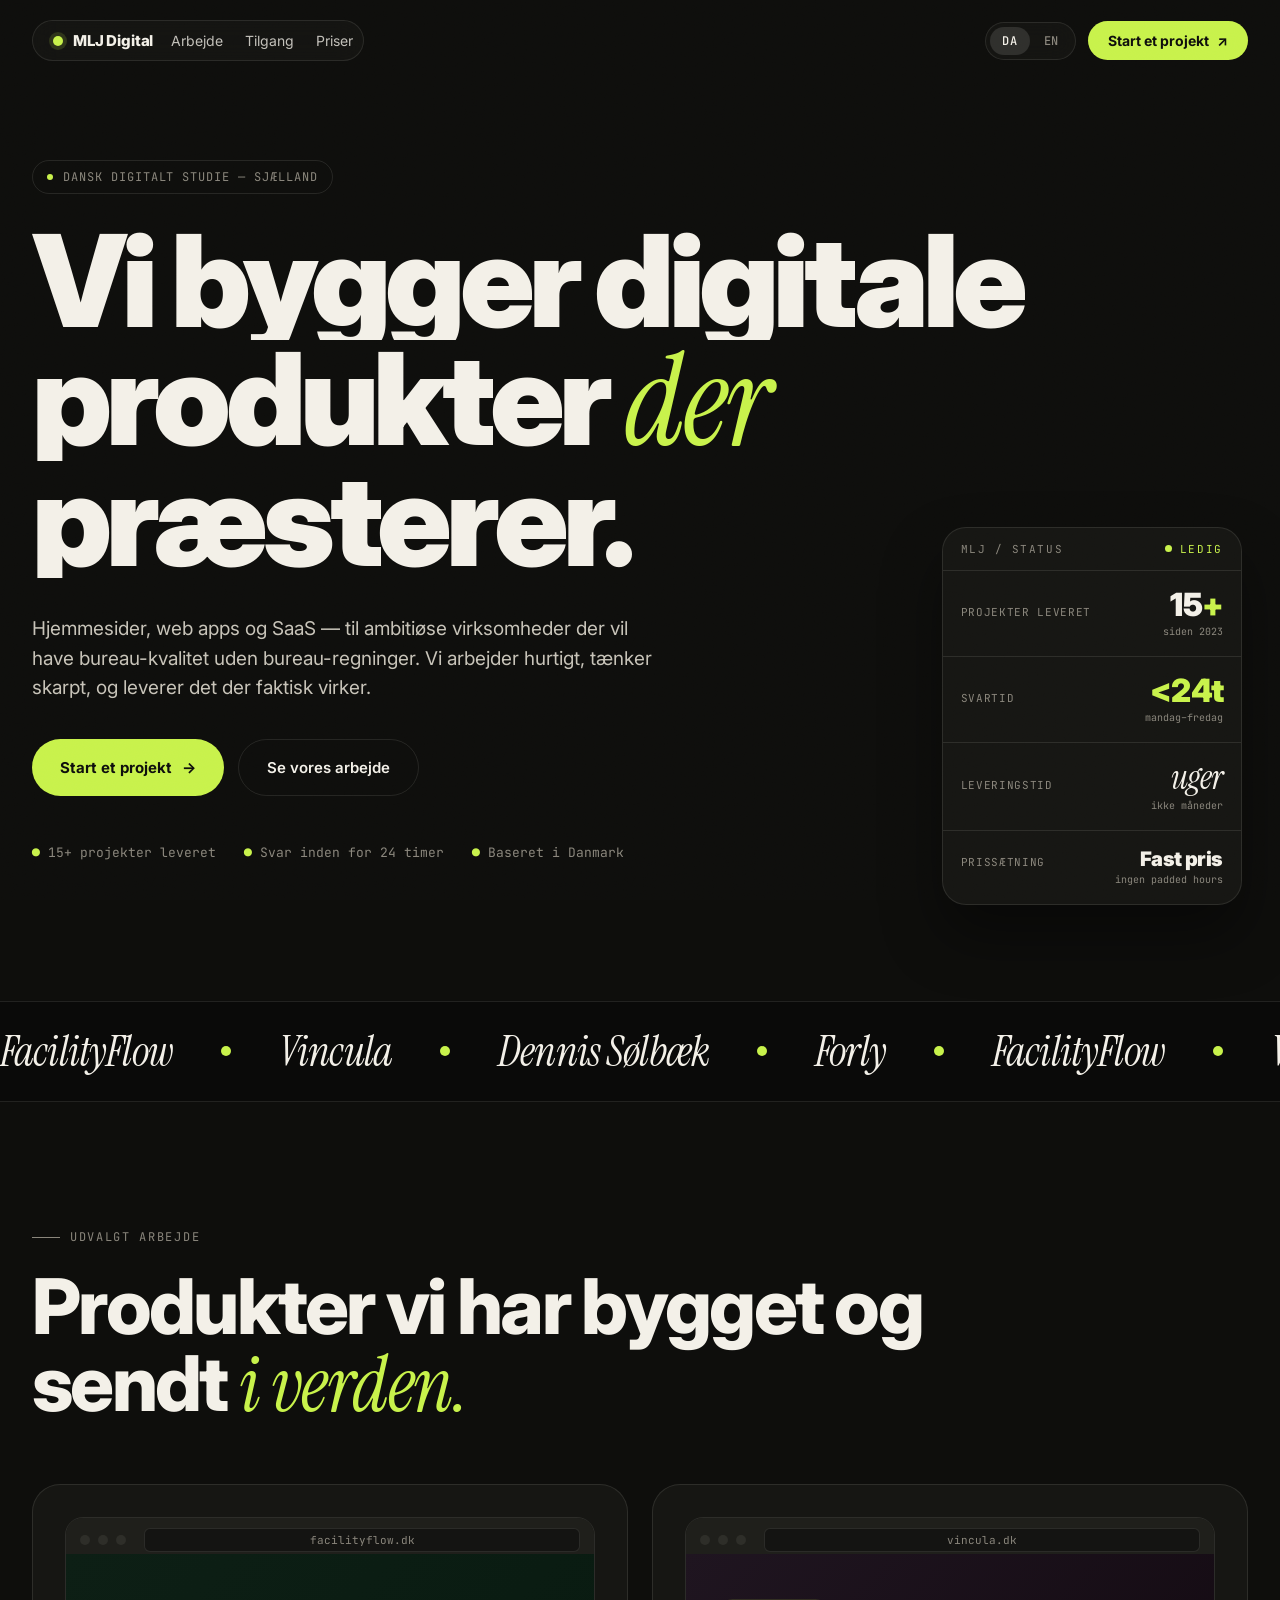
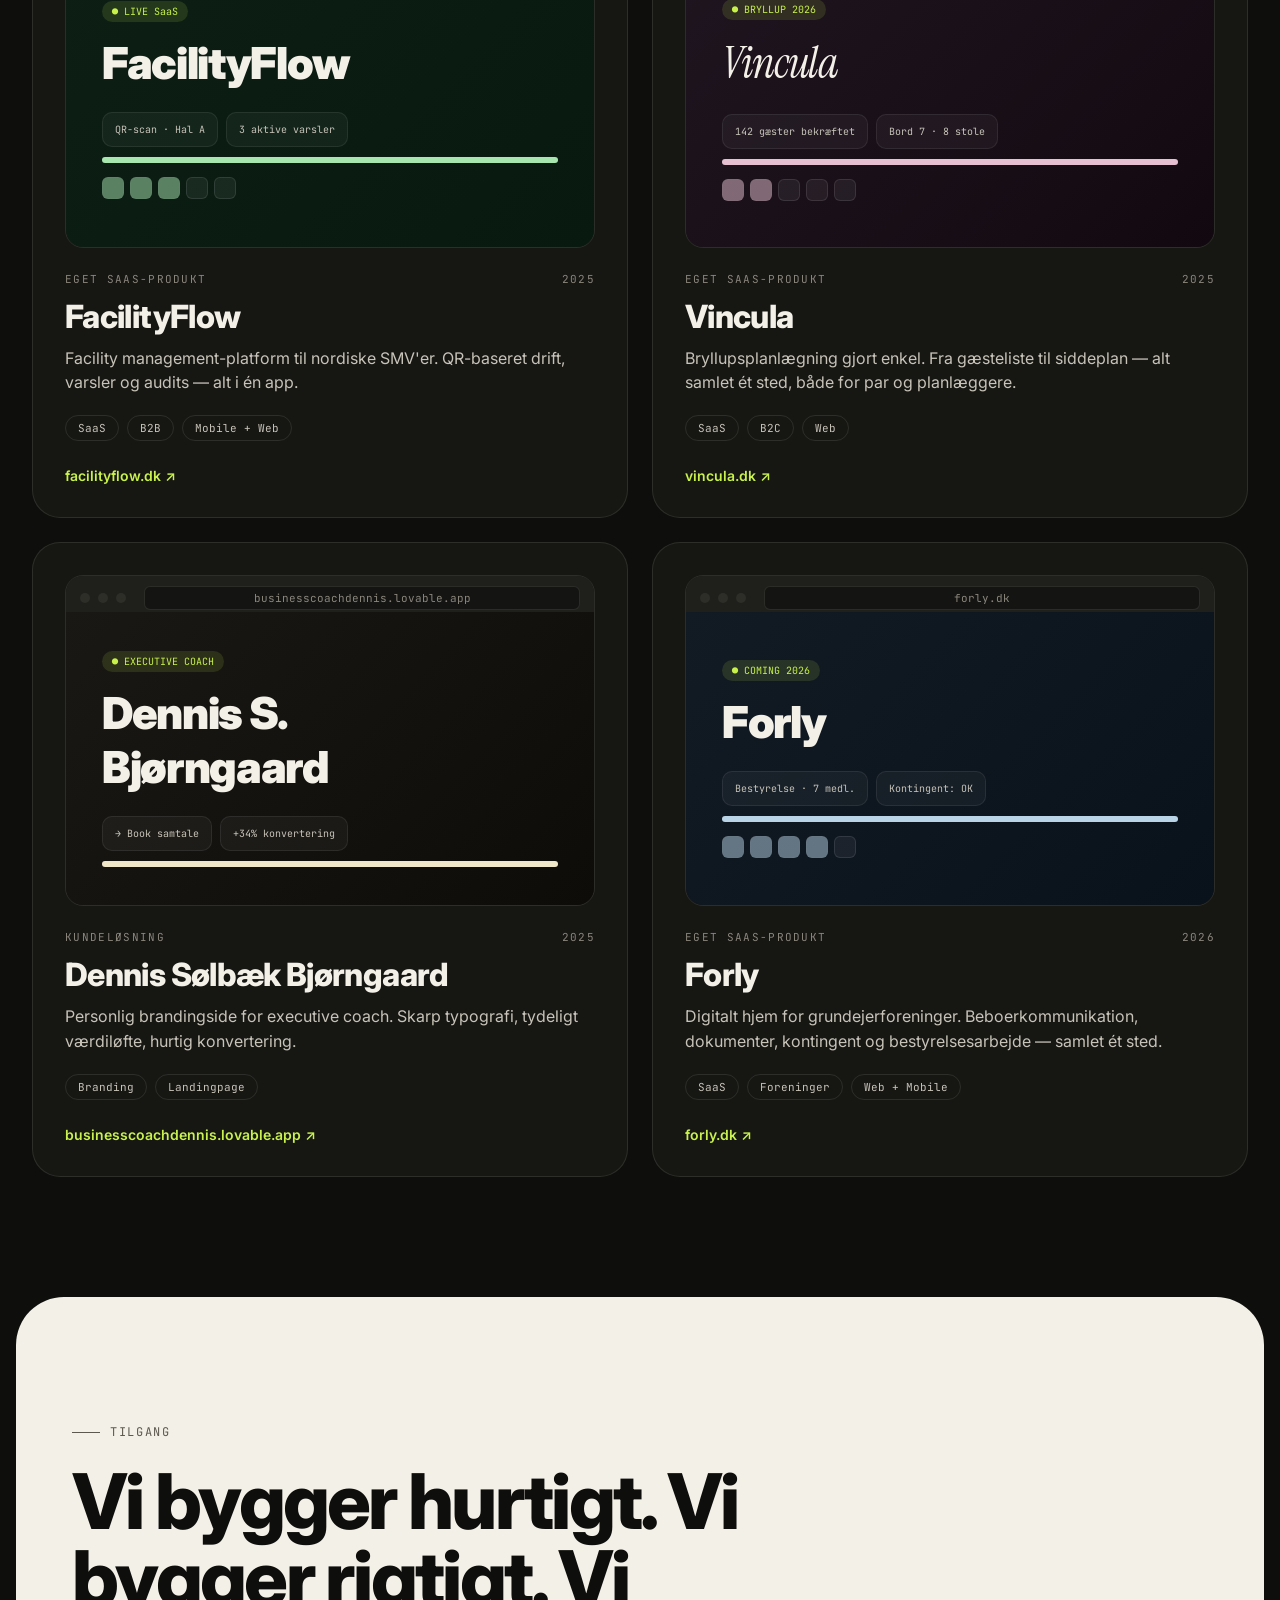
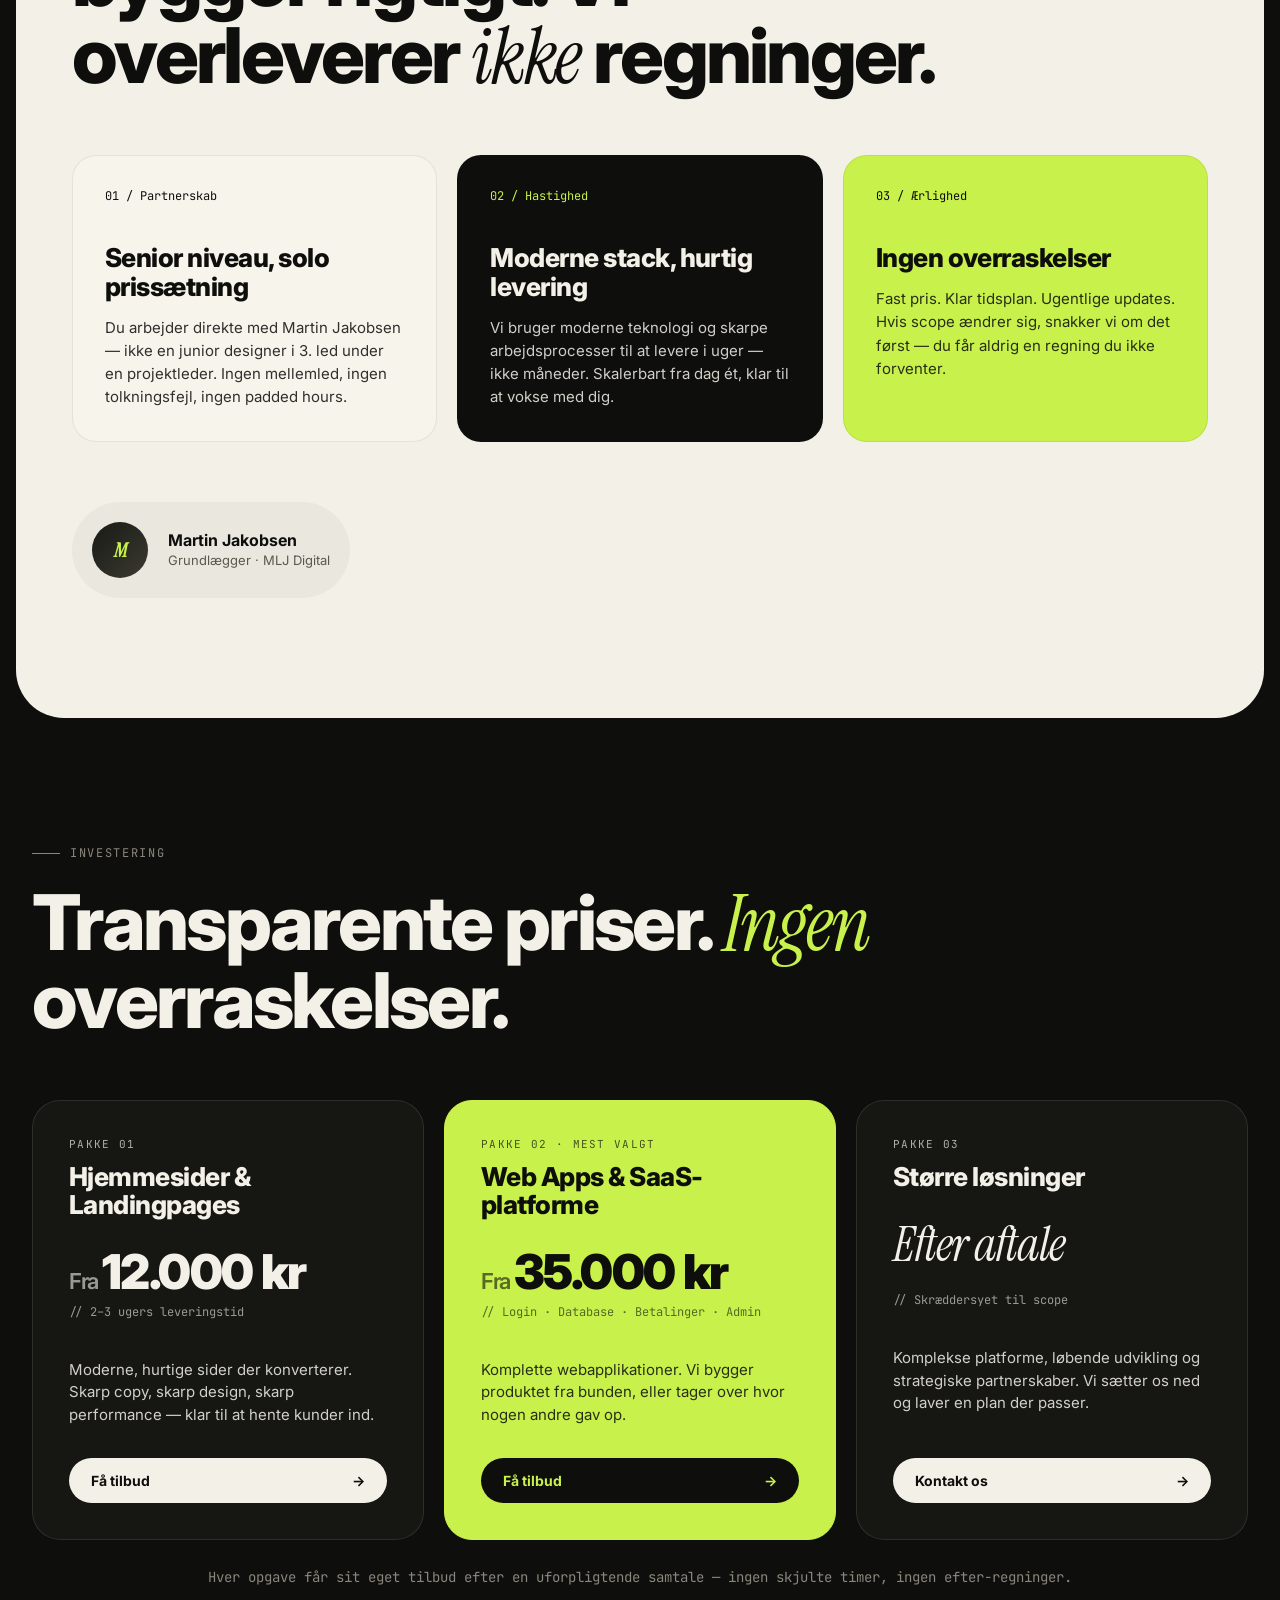
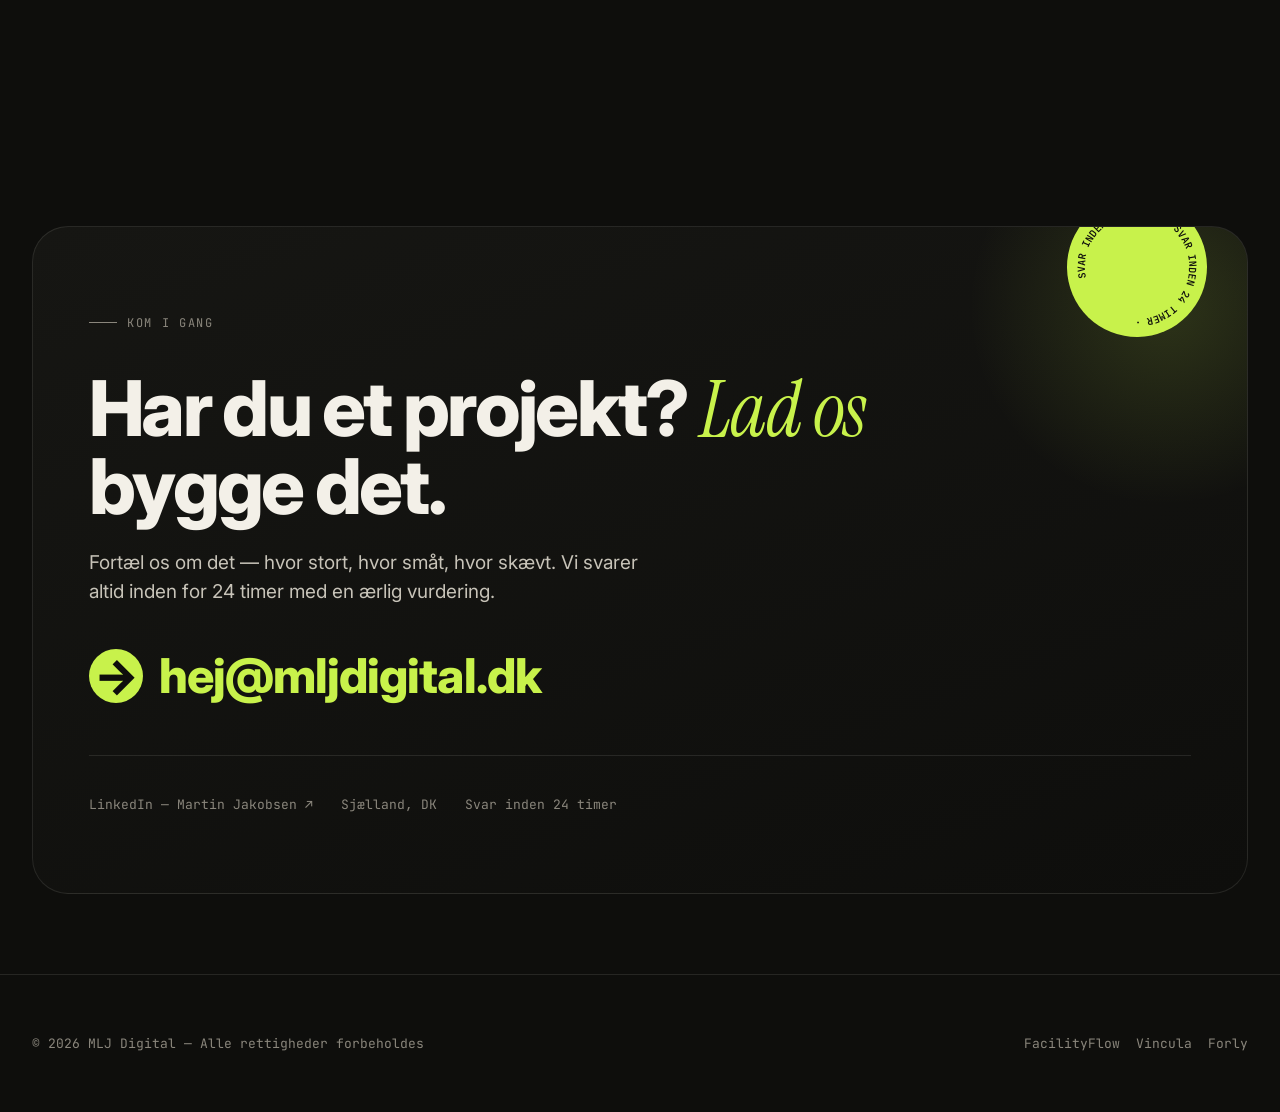
<file: MLJ Digital.html>
<!doctype html>
<html lang="da">
<head>
<meta charset="utf-8">
<meta name="viewport" content="width=device-width, initial-scale=1">
<title>MLJ Digital — Digitale produkter der præsterer</title>
<link rel="preconnect" href="https://fonts.googleapis.com">
<link rel="preconnect" href="https://fonts.gstatic.com" crossorigin>
<link href="https://fonts.googleapis.com/css2?family=Instrument+Serif:ital@0;1&family=Inter:wght@400;500;600;700;800;900&family=JetBrains+Mono:wght@400;500&display=swap" rel="stylesheet">
<style>
  :root{
    --bg:#0e0e0c;
    --ink:#f3f0e8;
    --muted:#8a867c;
    --card:#161613;
    --line:rgba(243,240,232,0.1);
    --accent:#c8f24b;     /* lime green — bold accent */
    --accent-2:#ff6a3d;   /* warm orange */
    --chip:#1e1e1a;
  }
  *{box-sizing:border-box}
  html,body{margin:0;padding:0;background:var(--bg);color:var(--ink);font-family:'Inter',sans-serif;-webkit-font-smoothing:antialiased;overflow-x:hidden}
  a{color:inherit;text-decoration:none}
  button{font-family:inherit;border:none;cursor:pointer}

  /* Grain overlay */
  body::before{
    content:"";position:fixed;inset:0;pointer-events:none;z-index:200;opacity:.06;mix-blend-mode:overlay;
    background-image:url("data:image/svg+xml;utf8,<svg xmlns='http://www.w3.org/2000/svg' width='240' height='240'><filter id='n'><feTurbulence type='fractalNoise' baseFrequency='0.9' numOctaves='2'/></filter><rect width='100%25' height='100%25' filter='url(%23n)' opacity='0.9'/></svg>");
  }

  .wrap{max-width:1280px;margin:0 auto;padding:0 32px}

  /* NAV */
  nav.top{
    position:fixed;top:20px;left:0;right:0;z-index:100;
  }
  .nav-inner{
    max-width:1280px;margin:0 auto;padding:0 32px;display:flex;align-items:center;justify-content:space-between;
  }
  .nav-pill{
    background:rgba(22,22,19,.85);backdrop-filter:blur(14px);-webkit-backdrop-filter:blur(14px);
    border:1px solid var(--line);border-radius:999px;padding:10px 10px 10px 20px;
    display:flex;align-items:center;gap:18px;
  }
  .logo{
    display:flex;align-items:center;gap:10px;font-weight:800;letter-spacing:-.01em;font-size:15px;
  }
  .logo .dot{
    width:10px;height:10px;border-radius:50%;background:var(--accent);box-shadow:0 0 0 4px rgba(200,242,75,.15);
    animation:pulse 2s ease-in-out infinite;
  }
  @keyframes pulse{0%,100%{transform:scale(1);opacity:1}50%{transform:scale(1.15);opacity:.8}}
  .nav-links{display:flex;gap:22px;font-size:14px;color:var(--ink)}
  .nav-links a{opacity:.78;transition:opacity .2s}
  .nav-links a:hover{opacity:1}
  .nav-right{display:flex;align-items:center;gap:12px}
  .lang-switch{
    display:flex;align-items:center;gap:2px;background:rgba(22,22,19,.85);backdrop-filter:blur(14px);-webkit-backdrop-filter:blur(14px);
    border:1px solid var(--line);border-radius:999px;padding:4px;
  }
  .lang-btn{
    background:none;color:var(--muted);padding:6px 12px;border-radius:999px;
    font-family:'JetBrains Mono',monospace;font-size:12px;letter-spacing:.06em;font-weight:500;
    transition:color .2s,background .2s;
  }
  .lang-btn:hover{color:var(--ink)}
  .lang-btn.active{background:rgba(243,240,232,.12);color:var(--ink)}
  .nav-cta{
    background:var(--accent);color:#0e0e0c;border-radius:999px;padding:11px 20px;font-weight:700;font-size:14px;
    display:inline-flex;align-items:center;gap:8px;transition:transform .25s ease, background .25s;
  }
  .nav-cta:hover{transform:translateY(-1px);background:#d8ff5a}
  .nav-cta .arrow{display:inline-block;transition:transform .25s}
  .nav-cta:hover .arrow{transform:translate(2px,-2px)}

  @media(max-width:800px){.nav-links{display:none}}

  /* HERO */
  .hero{padding:160px 0 80px;position:relative;min-height:100vh;min-height:100dvh}
  .kicker{
    display:inline-flex;align-items:center;gap:10px;padding:8px 14px;border:1px solid var(--line);border-radius:999px;
    font-size:12px;letter-spacing:.08em;text-transform:uppercase;color:var(--muted);font-family:'JetBrains Mono',monospace;
  }
  .kicker .blink{width:6px;height:6px;background:var(--accent);border-radius:50%;animation:blink 1.6s infinite}
  @keyframes blink{0%,100%{opacity:1}50%{opacity:.3}}

  h1.headline{
    font-size:clamp(56px,10vw,152px);line-height:.92;letter-spacing:-.045em;font-weight:900;margin:28px 0 0;
    font-family:'Inter',sans-serif;
  }
  h1.headline .line{display:block;overflow:hidden}
  h1.headline .line > span{display:inline-block;transform:translateY(110%);opacity:0;animation:rise .9s cubic-bezier(.2,.8,.2,1) forwards}
  h1.headline .line:nth-child(1) span{animation-delay:.05s}
  h1.headline .line:nth-child(2) span{animation-delay:.18s}
  h1.headline .line:nth-child(3) span{animation-delay:.32s}
  @keyframes rise{to{transform:translateY(0);opacity:1}}
  .italic{font-family:'Instrument Serif',serif;font-style:italic;font-weight:400;color:var(--accent);letter-spacing:-.02em}

  .hero-sub{
    max-width:640px;margin-top:36px;font-size:19px;line-height:1.55;color:#c7c3b8;
    opacity:0;animation:fade .8s .55s forwards;
  }
  @keyframes fade{to{opacity:1}}
  .hero-ctas{display:flex;flex-wrap:wrap;gap:14px;margin-top:36px;opacity:0;animation:fade .8s .7s forwards}
  .btn-primary{
    background:var(--accent);color:#0e0e0c;padding:18px 28px;border-radius:999px;font-weight:700;font-size:15px;
    display:inline-flex;align-items:center;gap:10px;transition:transform .25s, background .25s;
  }
  .btn-primary:hover{transform:translateY(-2px);background:#d8ff5a}
  .btn-ghost{
    padding:18px 28px;border:1px solid var(--line);border-radius:999px;font-weight:600;font-size:15px;
    display:inline-flex;align-items:center;gap:10px;transition:border-color .25s, background .25s;
  }
  .btn-ghost:hover{border-color:var(--ink);background:rgba(243,240,232,.04)}

  .hero-meta{
    display:flex;gap:28px;flex-wrap:wrap;margin-top:48px;font-size:13px;color:var(--muted);font-family:'JetBrains Mono',monospace;
    opacity:0;animation:fade .8s .85s forwards;
  }
  .hero-meta span{display:inline-flex;align-items:center;gap:8px}
  .hero-meta .tick{color:var(--accent)}

  /* Hero stats module — anchored card, grid-aligned */
  .hero-stats{
    position:absolute;bottom:clamp(24px,4vh,48px);right:clamp(16px,3vw,40px);width:min(300px,calc(100vw - 48px));
    background:var(--card);border:1px solid var(--line);border-radius:24px;overflow:hidden;
    box-shadow:0 30px 60px rgba(0,0,0,.4);
    opacity:0;transform:translateY(20px);animation:statsIn .9s .9s cubic-bezier(.2,.8,.2,1) forwards;
  }
  @keyframes statsIn{to{opacity:1;transform:translateY(0)}}
  .hero-stats-head{
    display:flex;align-items:center;justify-content:space-between;padding:14px 18px;
    border-bottom:1px solid var(--line);font-family:'JetBrains Mono',monospace;font-size:11px;
    letter-spacing:.14em;text-transform:uppercase;color:var(--muted);
  }
  .hero-stats-head .live{display:inline-flex;align-items:center;gap:8px;color:var(--accent)}
  .hero-stats-head .live i{width:7px;height:7px;background:var(--accent);border-radius:50%;animation:blink 1.6s infinite}
  .stat-row{
    display:flex;align-items:baseline;justify-content:space-between;padding:18px;
    border-bottom:1px solid var(--line);
  }
  .stat-row:last-child{border-bottom:none}
  .stat-row .label{font-family:'JetBrains Mono',monospace;font-size:11px;letter-spacing:.06em;text-transform:uppercase;color:var(--muted)}
  .stat-row .value{font-size:32px;font-weight:900;letter-spacing:-.03em;line-height:1;color:var(--ink)}
  .stat-row .value.accent{color:var(--accent)}
  .stat-row .value.italic{font-family:'Instrument Serif',serif;font-style:italic;font-weight:400;font-size:34px}
  .stat-row .sub{font-family:'JetBrains Mono',monospace;font-size:10px;color:var(--muted);margin-top:4px;text-align:right}
  .stat-row-col{display:flex;flex-direction:column;align-items:flex-end;gap:0}
  @media(max-width:1080px){.hero-stats{position:relative;top:auto;right:auto;width:100%;max-width:420px;margin-top:48px}}
  @media(max-width:900px){.hero-stats{display:none}}

  /* MARQUEE */
  .marquee{
    overflow:hidden;border-top:1px solid var(--line);border-bottom:1px solid var(--line);
    padding:22px 0;margin-top:60px;background:#0a0a09;
  }
  .marquee-track{display:flex;gap:48px;white-space:nowrap;animation:scroll 40s linear infinite;font-family:'Instrument Serif',serif;font-style:italic;font-size:42px;letter-spacing:-.02em}
  .marquee-track span{display:inline-flex;align-items:center;gap:48px}
  .marquee-track .dot{width:10px;height:10px;background:var(--accent);border-radius:50%;display:inline-block}
  @keyframes scroll{from{transform:translateX(0)}to{transform:translateX(-50%)}}

  /* SECTION HEADERS */
  section{padding:120px 0;position:relative}
  .section-label{
    display:inline-flex;align-items:center;gap:10px;font-family:'JetBrains Mono',monospace;font-size:12px;
    letter-spacing:.14em;text-transform:uppercase;color:var(--muted);margin-bottom:24px;
  }
  .section-label::before{content:"";width:28px;height:1px;background:var(--muted)}
  h2.section-title{
    font-size:clamp(40px,6vw,84px);line-height:1;letter-spacing:-.035em;font-weight:800;margin:0 0 60px;max-width:900px;
  }

  /* WORK */
  .work-grid{display:grid;grid-template-columns:repeat(2,1fr);gap:24px}
  @media(max-width:900px){.work-grid{grid-template-columns:1fr}}
  .case{
    background:var(--card);border:1px solid var(--line);border-radius:28px;padding:32px;position:relative;overflow:hidden;
    transition:transform .4s cubic-bezier(.2,.8,.2,1), border-color .3s;
  }
  .case:hover{transform:translateY(-6px);border-color:rgba(200,242,75,.3)}
  .case-frame{
    aspect-ratio:16/10;border-radius:18px;overflow:hidden;position:relative;margin-bottom:24px;
    border:1px solid var(--line);
  }
  .browser-bar{
    display:flex;align-items:center;gap:8px;padding:10px 14px;background:#1f1f1b;border-bottom:1px solid var(--line);
  }
  .browser-bar .d{width:10px;height:10px;border-radius:50%;background:#2e2e29}
  .browser-bar .url{
    margin-left:10px;font-family:'JetBrains Mono',monospace;font-size:11px;color:var(--muted);
    background:#141412;border:1px solid var(--line);border-radius:6px;padding:4px 10px;flex:1;text-align:center;
  }
  .browser-body{
    position:absolute;inset:36px 0 0 0;display:flex;align-items:center;justify-content:center;
    background:linear-gradient(135deg,var(--bg1,#1a1a16),var(--bg2,#0e0e0c));
    overflow:hidden;
  }

  /* Mini mocks per case */
  .mock-ff{--bg1:#0d1f15;--bg2:#081a10;color:#a8e6b0}
  .mock-vn{--bg1:#1f1520;--bg2:#120910;color:#e6c0d0}
  .mock-co{--bg1:#1a1814;--bg2:#0e0c09;color:#f0e6c8}
  .mock-fo{--bg1:#121a24;--bg2:#09111a;color:#b8d4e6}

  .mock-ff .m-title,.mock-vn .m-title,.mock-co .m-title,.mock-fo .m-title{
    font-size:44px;font-weight:900;letter-spacing:-.03em;margin:0 0 12px;color:var(--ink)
  }
  .mock-content{padding:36px;width:100%;height:100%;display:flex;flex-direction:column;justify-content:center}
  .mock-row{display:flex;gap:8px;margin-top:10px}
  .mock-card{
    background:rgba(255,255,255,.04);border:1px solid rgba(255,255,255,.08);border-radius:10px;padding:10px 12px;
    font-family:'JetBrains Mono',monospace;font-size:10px;color:#c7c3b8;
  }
  .mock-badge{
    display:inline-flex;align-items:center;gap:6px;background:rgba(200,242,75,.12);color:var(--accent);
    border-radius:999px;padding:4px 10px;font-size:10px;font-family:'JetBrains Mono',monospace;
    align-self:flex-start;margin-bottom:14px;
  }
  .mock-bar{height:6px;border-radius:3px;background:rgba(255,255,255,.06);margin-top:10px;overflow:hidden}
  .mock-bar i{display:block;height:100%;background:currentColor;animation:grow 3s ease-in-out infinite alternate}
  @keyframes grow{from{width:20%}to{width:85%}}
  .mock-dots{display:flex;gap:6px;margin-top:14px}
  .mock-dots i{width:22px;height:22px;border-radius:6px;background:rgba(255,255,255,.06);border:1px solid rgba(255,255,255,.1)}
  .mock-dots i.on{background:currentColor;opacity:.5}

  .case-meta{font-family:'JetBrains Mono',monospace;font-size:11px;letter-spacing:.12em;text-transform:uppercase;color:var(--muted);margin-bottom:14px;display:flex;justify-content:space-between}
  .case h3{font-size:32px;line-height:1.05;letter-spacing:-.02em;margin:0 0 12px;font-weight:800}
  .case p{color:#c7c3b8;line-height:1.55;margin:0 0 20px}
  .tag-row{display:flex;flex-wrap:wrap;gap:8px;margin-bottom:24px}
  .tag{
    font-size:11px;font-family:'JetBrains Mono',monospace;border:1px solid var(--line);border-radius:999px;
    padding:5px 12px;color:#c7c3b8;
  }
  .case-link{
    display:inline-flex;align-items:center;gap:8px;font-weight:600;font-size:14px;color:var(--accent);
    transition:gap .25s;
  }
  .case-link:hover{gap:14px}

  /* APPROACH */
  #tilgang{background:var(--ink);color:#0e0e0c;border-radius:48px;margin:0 16px;padding:120px 0}
  #tilgang .wrap{max-width:1200px}
  #tilgang .section-label{color:#5c584f}
  #tilgang .section-label::before{background:#5c584f}
  #tilgang h2.section-title{color:#0e0e0c}
  .approach-grid{display:grid;grid-template-columns:repeat(3,1fr);gap:20px;margin-top:40px}
  @media(max-width:900px){.approach-grid{grid-template-columns:1fr}}
  .approach-card{
    background:#f7f4ec;border:1px solid rgba(14,14,12,.08);border-radius:24px;padding:32px;position:relative;
    transition:transform .4s;
  }
  .approach-card:hover{transform:translateY(-4px)}
  .approach-card:nth-child(2){background:#0e0e0c;color:var(--ink)}
  .approach-card:nth-child(2) .num{color:var(--accent)}
  .approach-card:nth-child(3){background:var(--accent);color:#0e0e0c}
  .approach-card .num{font-family:'JetBrains Mono',monospace;font-size:12px;margin-bottom:40px;display:block}
  .approach-card h3{font-size:26px;line-height:1.1;letter-spacing:-.02em;margin:0 0 14px;font-weight:800}
  .approach-card p{font-size:15px;line-height:1.55;margin:0;opacity:.85}
  .founder{
    margin-top:60px;display:flex;align-items:center;gap:20px;padding:20px;background:rgba(14,14,12,.04);border-radius:999px;width:fit-content;
  }
  .founder-av{width:56px;height:56px;border-radius:50%;background:linear-gradient(135deg,#1a1a16,#3a3a32);display:flex;align-items:center;justify-content:center;color:var(--accent);font-weight:800;font-size:20px;font-family:'Instrument Serif',serif;font-style:italic}
  .founder-text{font-size:14px;line-height:1.3}
  .founder-text b{display:block;font-size:16px}
  .founder-text span{color:#5c584f;font-size:13px}

  /* PRICING */
  .pricing-grid{display:grid;grid-template-columns:repeat(3,1fr);gap:20px}
  @media(max-width:900px){.pricing-grid{grid-template-columns:1fr}}
  .price-card{
    background:var(--card);border:1px solid var(--line);border-radius:28px;padding:36px;transition:transform .35s, border-color .3s;
    display:flex;flex-direction:column;
  }
  .price-card:hover{transform:translateY(-4px);border-color:rgba(200,242,75,.3)}
  .price-card.featured{background:var(--accent);color:#0e0e0c;border-color:var(--accent)}
  .price-card.featured .price-cta{background:#0e0e0c;color:var(--accent)}
  .price-card.featured .price-cta:hover{background:#1a1a16}
  .price-kicker{font-family:'JetBrains Mono',monospace;font-size:11px;letter-spacing:.12em;text-transform:uppercase;opacity:.7;margin-bottom:12px}
  .price-card h3{font-size:26px;font-weight:800;letter-spacing:-.02em;margin:0 0 28px;line-height:1.1}
  .price-amount{font-size:48px;font-weight:900;letter-spacing:-.03em;line-height:1;margin-bottom:8px;font-family:'Inter',sans-serif}
  .price-amount .currency{font-size:22px;font-weight:600;opacity:.6;margin-right:4px}
  .price-unit{font-family:'JetBrains Mono',monospace;font-size:12px;opacity:.6;margin-bottom:24px}
  .price-desc{font-size:15px;line-height:1.5;opacity:.85;margin-bottom:32px;flex:1}
  .price-cta{
    background:#f3f0e8;color:#0e0e0c;padding:14px 22px;border-radius:999px;font-weight:700;font-size:14px;
    display:inline-flex;align-items:center;justify-content:space-between;gap:10px;transition:transform .25s;width:100%;
  }
  .price-cta:hover{transform:translateY(-2px)}
  .price-note{margin-top:28px;font-size:14px;color:var(--muted);font-family:'JetBrains Mono',monospace;text-align:center}

  /* CONTACT */
  #kontakt{padding:120px 0 80px}
  .contact-wrap{
    background:linear-gradient(160deg,#161613 0%,#0e0e0c 100%);
    border:1px solid var(--line);border-radius:36px;padding:80px 56px;position:relative;overflow:hidden;
  }
  .contact-wrap::before{
    content:"";position:absolute;top:-120px;right:-120px;width:400px;height:400px;border-radius:50%;
    background:radial-gradient(circle,rgba(200,242,75,.15),transparent 70%);
  }
  .contact-wrap h2{font-size:clamp(40px,6vw,84px);line-height:1;letter-spacing:-.035em;font-weight:800;margin:16px 0 24px;max-width:900px;position:relative}
  .contact-wrap p{font-size:19px;line-height:1.5;color:#c7c3b8;max-width:560px;margin:0 0 40px;position:relative}
  .email-big{
    display:inline-flex;align-items:center;gap:16px;font-size:clamp(28px,4vw,48px);font-weight:800;
    letter-spacing:-.02em;color:var(--accent);position:relative;transition:gap .3s;
  }
  .email-big:hover{gap:22px}
  .email-big .circle{
    width:54px;height:54px;border-radius:50%;background:var(--accent);color:#0e0e0c;
    display:flex;align-items:center;justify-content:center;transition:transform .35s;
  }
  .email-big:hover .circle{transform:rotate(-15deg) scale(1.08)}
  .contact-meta{display:flex;gap:28px;flex-wrap:wrap;margin-top:50px;padding-top:40px;border-top:1px solid var(--line);font-family:'JetBrains Mono',monospace;font-size:13px;color:var(--muted);position:relative}
  .contact-meta a:hover{color:var(--ink)}

  /* FOOTER */
  footer{padding:60px 0;border-top:1px solid var(--line)}
  .foot{display:flex;justify-content:space-between;align-items:center;flex-wrap:wrap;gap:20px;font-size:13px;color:var(--muted);font-family:'JetBrains Mono',monospace}
  .foot a:hover{color:var(--ink)}
  .foot-links{display:flex;gap:16px}

  /* Reveal */
  .reveal{opacity:0;transform:translateY(30px);transition:opacity .9s cubic-bezier(.2,.8,.2,1),transform .9s cubic-bezier(.2,.8,.2,1)}
  .reveal.in{opacity:1;transform:translateY(0)}
  .reveal.d1{transition-delay:.08s}
  .reveal.d2{transition-delay:.16s}
  .reveal.d3{transition-delay:.24s}

  /* Sticker */
  .sticker{
    position:absolute;right:40px;top:-30px;width:140px;height:140px;background:var(--accent);border-radius:50%;
    display:flex;align-items:center;justify-content:center;color:#0e0e0c;font-weight:800;font-size:13px;text-align:center;
    transform:rotate(-12deg);animation:spin 18s linear infinite;
  }
  @keyframes spin{to{transform:rotate(348deg)}}
  .sticker svg{position:absolute;inset:0;width:100%;height:100%;animation:spinr 18s linear infinite reverse}
  @keyframes spinr{to{transform:rotate(-360deg)}}
</style>
</head>
<body>

<nav class="top">
  <div class="nav-inner">
    <div class="nav-pill">
      <a href="#top" class="logo"><span class="dot"></span> MLJ Digital</a>
      <div class="nav-links">
        <a href="#arbejde" data-da="Arbejde" data-en="Work">Arbejde</a>
        <a href="#tilgang" data-da="Tilgang" data-en="Approach">Tilgang</a>
        <a href="#priser" data-da="Priser" data-en="Pricing">Priser</a>
      </div>
    </div>
    <div class="nav-right">
      <div class="lang-switch">
        <button class="lang-btn active" data-lang="da">DA</button>
        <button class="lang-btn" data-lang="en">EN</button>
      </div>
      <a href="#kontakt" class="nav-cta"><span data-da="Start et projekt " data-en="Start a project ">Start et projekt </span><span class="arrow">↗</span></a>
    </div>
  </div>
</nav>

<!-- HERO -->
<section class="hero" id="top">
  <div class="wrap">
    <span class="kicker"><span class="blink"></span> <span data-da="Dansk digitalt studie — Sjælland" data-en="Danish digital studio — Zealand">Dansk digitalt studie — Sjælland</span></span>

    <h1 class="headline">
      <span class="line"><span data-da="Vi bygger digitale" data-en="We build digital">Vi bygger digitale</span></span>
      <span class="line"><span><span data-da="produkter " data-en="products ">produkter </span><span class="italic" data-da="der" data-en="that">der</span></span></span>
      <span class="line"><span data-da="præsterer." data-en="perform.">præsterer.</span></span>
    </h1>

    <p class="hero-sub" data-da="Hjemmesider, web apps og SaaS — til ambitiøse virksomheder der vil have bureau-kvalitet uden bureau-regninger. Vi arbejder hurtigt, tænker skarpt, og leverer det der faktisk virker." data-en="Websites, web apps and SaaS — for ambitious companies that want agency quality without agency bills. We work fast, think sharp, and deliver what actually works.">
      Hjemmesider, web apps og SaaS — til ambitiøse virksomheder der vil have bureau-kvalitet uden bureau-regninger. Vi arbejder hurtigt, tænker skarpt, og leverer det der faktisk virker.
    </p>

    <div class="hero-ctas">
      <a href="#kontakt" class="btn-primary"><span data-da="Start et projekt" data-en="Start a project">Start et projekt</span> <span>→</span></a>
      <a href="#arbejde" class="btn-ghost" data-da="Se vores arbejde" data-en="See our work">Se vores arbejde</a>
    </div>

    <div class="hero-meta">
      <span><span class="tick">●</span> <span data-da="15+ projekter leveret" data-en="15+ projects delivered">15+ projekter leveret</span></span>
      <span><span class="tick">●</span> <span data-da="Svar inden for 24 timer" data-en="Response within 24 hours">Svar inden for 24 timer</span></span>
      <span><span class="tick">●</span> <span data-da="Baseret i Danmark" data-en="Based in Denmark">Baseret i Danmark</span></span>
    </div>
  </div>

  <div class="hero-stats" aria-hidden="true">
    <div class="hero-stats-head">
      <span>MLJ / Status</span>
      <span class="live"><i></i><span data-da="Ledig" data-en="Available">Ledig</span></span>
    </div>
    <div class="stat-row">
      <span class="label" data-da="Projekter leveret" data-en="Projects delivered">Projekter leveret</span>
      <div class="stat-row-col">
        <span class="value">15<span style="color:var(--accent)">+</span></span>
        <span class="sub" data-da="siden 2023" data-en="since 2023">siden 2023</span>
      </div>
    </div>
    <div class="stat-row">
      <span class="label" data-da="Svartid" data-en="Response time">Svartid</span>
      <div class="stat-row-col">
        <span class="value accent">&lt;24t</span>
        <span class="sub" data-da="mandag–fredag" data-en="Mon–Fri">mandag–fredag</span>
      </div>
    </div>
    <div class="stat-row">
      <span class="label" data-da="Leveringstid" data-en="Delivery time">Leveringstid</span>
      <div class="stat-row-col">
        <span class="value italic" data-da="uger" data-en="weeks">uger</span>
        <span class="sub" data-da="ikke måneder" data-en="not months">ikke måneder</span>
      </div>
    </div>
    <div class="stat-row">
      <span class="label" data-da="Prissætning" data-en="Pricing">Prissætning</span>
      <div class="stat-row-col">
        <span class="value" style="font-size:20px" data-da="Fast pris" data-en="Fixed price">Fast pris</span>
        <span class="sub" data-da="ingen padded hours" data-en="no padded hours">ingen padded hours</span>
      </div>
    </div>
  </div>
</section>

<!-- MARQUEE -->
<div class="marquee">
  <div class="marquee-track">
    <span>FacilityFlow <i class="dot"></i> Vincula <i class="dot"></i> Dennis Sølbæk <i class="dot"></i> Forly <i class="dot"></i> FacilityFlow <i class="dot"></i> Vincula <i class="dot"></i> Dennis Sølbæk <i class="dot"></i> Forly <i class="dot"></i></span>
    <span aria-hidden="true">FacilityFlow <i class="dot"></i> Vincula <i class="dot"></i> Dennis Sølbæk <i class="dot"></i> Forly <i class="dot"></i> FacilityFlow <i class="dot"></i> Vincula <i class="dot"></i> Dennis Sølbæk <i class="dot"></i> Forly <i class="dot"></i></span>
  </div>
</div>

<!-- WORK -->
<section id="arbejde">
  <div class="wrap">
    <span class="section-label reveal" data-da="Udvalgt arbejde" data-en="Selected work">Udvalgt arbejde</span>
    <h2 class="section-title reveal"><span data-da="Produkter vi har bygget og sendt " data-en="Products we've built and shipped ">Produkter vi har bygget og sendt </span><span class="italic" data-da="i verden." data-en="into the world.">i verden.</span></h2>

    <div class="work-grid">

      <!-- FacilityFlow -->
      <article class="case reveal">
        <div class="case-frame">
          <div class="browser-bar">
            <span class="d"></span><span class="d"></span><span class="d"></span>
            <span class="url">facilityflow.dk</span>
          </div>
          <div class="browser-body mock-ff">
            <div class="mock-content">
              <span class="mock-badge">● LIVE SaaS</span>
              <div class="m-title">FacilityFlow</div>
              <div class="mock-row">
                <div class="mock-card">QR-scan · Hal A</div>
                <div class="mock-card" data-da="3 aktive varsler" data-en="3 active alerts">3 aktive varsler</div>
              </div>
              <div class="mock-bar"><i></i></div>
              <div class="mock-dots"><i class="on"></i><i class="on"></i><i class="on"></i><i></i><i></i></div>
            </div>
          </div>
        </div>
        <div class="case-meta"><span data-da="Eget SaaS-produkt" data-en="Own SaaS product">Eget SaaS-produkt</span><span>2025</span></div>
        <h3>FacilityFlow</h3>
        <p data-da="Facility management-platform til nordiske SMV'er. QR-baseret drift, varsler og audits — alt i én app." data-en="Facility management platform for Nordic SMEs. QR-based operations, alerts and audits — all in one app.">Facility management-platform til nordiske SMV'er. QR-baseret drift, varsler og audits — alt i én app.</p>
        <div class="tag-row">
          <span class="tag">SaaS</span><span class="tag">B2B</span><span class="tag">Mobile + Web</span>
        </div>
        <a href="https://facilityflow.dk" target="_blank" rel="noopener" class="case-link">facilityflow.dk ↗</a>
      </article>

      <!-- Vincula -->
      <article class="case reveal d1">
        <div class="case-frame">
          <div class="browser-bar">
            <span class="d"></span><span class="d"></span><span class="d"></span>
            <span class="url">vincula.dk</span>
          </div>
          <div class="browser-body mock-vn">
            <div class="mock-content">
              <span class="mock-badge" data-da="● BRYLLUP 2026" data-en="● WEDDING 2026">● BRYLLUP 2026</span>
              <div class="m-title" style="font-family:'Instrument Serif',serif;font-style:italic;font-weight:400">Vincula</div>
              <div class="mock-row">
                <div class="mock-card" data-da="142 gæster bekræftet" data-en="142 guests confirmed">142 gæster bekræftet</div>
                <div class="mock-card" data-da="Bord 7 · 8 stole" data-en="Table 7 · 8 chairs">Bord 7 · 8 stole</div>
              </div>
              <div class="mock-bar"><i></i></div>
              <div class="mock-dots"><i class="on"></i><i class="on"></i><i></i><i></i><i></i></div>
            </div>
          </div>
        </div>
        <div class="case-meta"><span data-da="Eget SaaS-produkt" data-en="Own SaaS product">Eget SaaS-produkt</span><span>2025</span></div>
        <h3>Vincula</h3>
        <p data-da="Bryllupsplanlægning gjort enkel. Fra gæsteliste til siddeplan — alt samlet ét sted, både for par og planlæggere." data-en="Wedding planning made simple. From guest list to seating plan — all in one place, for couples and planners alike.">Bryllupsplanlægning gjort enkel. Fra gæsteliste til siddeplan — alt samlet ét sted, både for par og planlæggere.</p>
        <div class="tag-row">
          <span class="tag">SaaS</span><span class="tag">B2C</span><span class="tag">Web</span>
        </div>
        <a href="https://vincula.dk" target="_blank" rel="noopener" class="case-link">vincula.dk ↗</a>
      </article>

      <!-- Coach -->
      <article class="case reveal d2">
        <div class="case-frame">
          <div class="browser-bar">
            <span class="d"></span><span class="d"></span><span class="d"></span>
            <span class="url">businesscoachdennis.lovable.app</span>
          </div>
          <div class="browser-body mock-co">
            <div class="mock-content">
              <span class="mock-badge">● EXECUTIVE COACH</span>
              <div class="m-title">Dennis S.<br>Bjørngaard</div>
              <div class="mock-row">
                <div class="mock-card" data-da="→ Book samtale" data-en="→ Book a call">→ Book samtale</div>
                <div class="mock-card" data-da="+34% konvertering" data-en="+34% conversion">+34% konvertering</div>
              </div>
              <div class="mock-bar"><i></i></div>
            </div>
          </div>
        </div>
        <div class="case-meta"><span data-da="Kundeløsning" data-en="Client solution">Kundeløsning</span><span>2025</span></div>
        <h3>Dennis Sølbæk Bjørngaard</h3>
        <p data-da="Personlig brandingside for executive coach. Skarp typografi, tydeligt værdiløfte, hurtig konvertering." data-en="Personal branding site for executive coach. Sharp typography, clear value proposition, fast conversion.">Personlig brandingside for executive coach. Skarp typografi, tydeligt værdiløfte, hurtig konvertering.</p>
        <div class="tag-row">
          <span class="tag">Branding</span><span class="tag">Landingpage</span>
        </div>
        <a href="https://businesscoachdennis.lovable.app" target="_blank" rel="noopener" class="case-link">businesscoachdennis.lovable.app ↗</a>
      </article>

      <!-- Forly -->
      <article class="case reveal d3">
        <div class="case-frame">
          <div class="browser-bar">
            <span class="d"></span><span class="d"></span><span class="d"></span>
            <span class="url">forly.dk</span>
          </div>
          <div class="browser-body mock-fo">
            <div class="mock-content">
              <span class="mock-badge">● COMING 2026</span>
              <div class="m-title">Forly</div>
              <div class="mock-row">
                <div class="mock-card" data-da="Bestyrelse · 7 medl." data-en="Board · 7 members">Bestyrelse · 7 medl.</div>
                <div class="mock-card" data-da="Kontingent: OK" data-en="Dues: OK">Kontingent: OK</div>
              </div>
              <div class="mock-bar"><i></i></div>
              <div class="mock-dots"><i class="on"></i><i class="on"></i><i class="on"></i><i class="on"></i><i></i></div>
            </div>
          </div>
        </div>
        <div class="case-meta"><span data-da="Eget SaaS-produkt" data-en="Own SaaS product">Eget SaaS-produkt</span><span>2026</span></div>
        <h3>Forly</h3>
        <p data-da="Digitalt hjem for grundejerforeninger. Beboerkommunikation, dokumenter, kontingent og bestyrelsesarbejde — samlet ét sted." data-en="Digital home for homeowner associations. Resident communication, documents, dues and board work — all in one place.">Digitalt hjem for grundejerforeninger. Beboerkommunikation, dokumenter, kontingent og bestyrelsesarbejde — samlet ét sted.</p>
        <div class="tag-row">
          <span class="tag">SaaS</span><span class="tag">Foreninger</span><span class="tag">Web + Mobile</span>
        </div>
        <a href="https://forly.dk" target="_blank" rel="noopener" class="case-link">forly.dk ↗</a>
      </article>

    </div>
  </div>
</section>

<!-- APPROACH -->
<section id="tilgang">
  <div class="wrap">
    <span class="section-label reveal" data-da="Tilgang" data-en="Approach">Tilgang</span>
    <h2 class="section-title reveal"><span data-da="Vi bygger hurtigt. Vi bygger rigtigt. Vi overleverer " data-en="We build fast. We build right. We ">Vi bygger hurtigt. Vi bygger rigtigt. Vi overleverer </span><span class="italic" style="color:#0e0e0c" data-da="ikke" data-en="never">ikke</span><span data-da=" regninger." data-en=" pad the bill."> regninger.</span></h2>

    <div class="approach-grid">
      <div class="approach-card reveal">
        <span class="num" data-da="01 / Partnerskab" data-en="01 / Partnership">01 / Partnerskab</span>
        <h3 data-da="Senior niveau, solo prissætning" data-en="Senior level, solo pricing">Senior niveau, solo prissætning</h3>
        <p data-da="Du arbejder direkte med Martin Jakobsen — ikke en junior designer i 3. led under en projektleder. Ingen mellemled, ingen tolkningsfejl, ingen padded hours." data-en="You work directly with Martin Jakobsen — not a junior designer 3 layers under a project manager. No middlemen, no misinterpretation, no padded hours.">Du arbejder direkte med Martin Jakobsen — ikke en junior designer i 3. led under en projektleder. Ingen mellemled, ingen tolkningsfejl, ingen padded hours.</p>
      </div>
      <div class="approach-card reveal d1">
        <span class="num" data-da="02 / Hastighed" data-en="02 / Speed">02 / Hastighed</span>
        <h3 data-da="Moderne stack, hurtig levering" data-en="Modern stack, fast delivery">Moderne stack, hurtig levering</h3>
        <p data-da="Vi bruger moderne teknologi og skarpe arbejdsprocesser til at levere i uger — ikke måneder. Skalerbart fra dag ét, klar til at vokse med dig." data-en="We use modern technology and sharp workflows to deliver in weeks — not months. Scalable from day one, ready to grow with you.">Vi bruger moderne teknologi og skarpe arbejdsprocesser til at levere i uger — ikke måneder. Skalerbart fra dag ét, klar til at vokse med dig.</p>
      </div>
      <div class="approach-card reveal d2">
        <span class="num" data-da="03 / Ærlighed" data-en="03 / Honesty">03 / Ærlighed</span>
        <h3 data-da="Ingen overraskelser" data-en="No surprises">Ingen overraskelser</h3>
        <p data-da="Fast pris. Klar tidsplan. Ugentlige updates. Hvis scope ændrer sig, snakker vi om det først — du får aldrig en regning du ikke forventer." data-en="Fixed price. Clear timeline. Weekly updates. If scope changes, we talk first — you never get a bill you didn't expect.">Fast pris. Klar tidsplan. Ugentlige updates. Hvis scope ændrer sig, snakker vi om det først — du får aldrig en regning du ikke forventer.</p>
      </div>
    </div>

    <div class="founder reveal">
      <div class="founder-av">M</div>
      <div class="founder-text">
        <b>Martin Jakobsen</b>
        <span data-da="Grundlægger · MLJ Digital" data-en="Founder · MLJ Digital">Grundlægger · MLJ Digital</span>
      </div>
    </div>
  </div>
</section>

<!-- PRICING -->
<section id="priser">
  <div class="wrap">
    <span class="section-label reveal" data-da="Investering" data-en="Investment">Investering</span>
    <h2 class="section-title reveal"><span data-da="Transparente priser. " data-en="Transparent pricing. ">Transparente priser. </span><span class="italic" data-da="Ingen" data-en="No">Ingen</span><span data-da=" overraskelser." data-en=" surprises."> overraskelser.</span></h2>

    <div class="pricing-grid">
      <div class="price-card reveal">
        <span class="price-kicker" data-da="Pakke 01" data-en="Package 01">Pakke 01</span>
        <h3 data-da="Hjemmesider &amp; Landingpages" data-en="Websites &amp; Landing Pages">Hjemmesider &amp; Landingpages</h3>
        <div class="price-amount"><span class="currency" data-da="Fra" data-en="From">Fra</span>12.000 kr</div>
        <div class="price-unit" data-da="// 2–3 ugers leveringstid" data-en="// 2–3 week delivery">// 2–3 ugers leveringstid</div>
        <p class="price-desc" data-da="Moderne, hurtige sider der konverterer. Skarp copy, skarp design, skarp performance — klar til at hente kunder ind." data-en="Modern, fast sites that convert. Sharp copy, sharp design, sharp performance — ready to bring in customers.">Moderne, hurtige sider der konverterer. Skarp copy, skarp design, skarp performance — klar til at hente kunder ind.</p>
        <a href="#kontakt" class="price-cta"><span data-da="Få tilbud" data-en="Get a quote">Få tilbud</span> <span>→</span></a>
      </div>
      <div class="price-card featured reveal d1">
        <span class="price-kicker" data-da="Pakke 02 · Mest valgt" data-en="Package 02 · Most popular">Pakke 02 · Mest valgt</span>
        <h3 data-da="Web Apps &amp; SaaS-platforme" data-en="Web Apps &amp; SaaS Platforms">Web Apps &amp; SaaS-platforme</h3>
        <div class="price-amount"><span class="currency" data-da="Fra" data-en="From">Fra</span>35.000 kr</div>
        <div class="price-unit" data-da="// Login · Database · Betalinger · Admin" data-en="// Login · Database · Payments · Admin">// Login · Database · Betalinger · Admin</div>
        <p class="price-desc" data-da="Komplette webapplikationer. Vi bygger produktet fra bunden, eller tager over hvor nogen andre gav op." data-en="Complete web applications. We build the product from scratch, or take over where someone else gave up.">Komplette webapplikationer. Vi bygger produktet fra bunden, eller tager over hvor nogen andre gav op.</p>
        <a href="#kontakt" class="price-cta"><span data-da="Få tilbud" data-en="Get a quote">Få tilbud</span> <span>→</span></a>
      </div>
      <div class="price-card reveal d2">
        <span class="price-kicker" data-da="Pakke 03" data-en="Package 03">Pakke 03</span>
        <h3 data-da="Større løsninger" data-en="Larger solutions">Større løsninger</h3>
        <div class="price-amount" style="font-family:'Instrument Serif',serif;font-style:italic;font-weight:400;line-height:1.1;padding-bottom:8px" data-da="Efter aftale" data-en="By agreement">Efter aftale</div>
        <div class="price-unit" style="margin-top:4px" data-da="// Skræddersyet til scope" data-en="// Tailored to scope">// Skræddersyet til scope</div>
        <p class="price-desc" data-da="Komplekse platforme, løbende udvikling og strategiske partnerskaber. Vi sætter os ned og laver en plan der passer." data-en="Complex platforms, ongoing development and strategic partnerships. We sit down and make a plan that fits.">Komplekse platforme, løbende udvikling og strategiske partnerskaber. Vi sætter os ned og laver en plan der passer.</p>
        <a href="#kontakt" class="price-cta"><span data-da="Kontakt os" data-en="Contact us">Kontakt os</span> <span>→</span></a>
      </div>
    </div>

    <div class="price-note reveal" data-da="Hver opgave får sit eget tilbud efter en uforpligtende samtale — ingen skjulte timer, ingen efter-regninger." data-en="Each project gets its own quote after a no-obligation call — no hidden hours, no surprise invoices.">
      Hver opgave får sit eget tilbud efter en uforpligtende samtale — ingen skjulte timer, ingen efter-regninger.
    </div>
  </div>
</section>

<!-- CONTACT -->
<section id="kontakt">
  <div class="wrap">
    <div class="contact-wrap">
      <div class="sticker">
        <svg viewBox="0 0 140 140"><defs><path id="circ" d="M70,70 m-52,0 a52,52 0 1,1 104,0 a52,52 0 1,1 -104,0"/></defs><text font-family="JetBrains Mono" font-size="10" font-weight="600" fill="#0e0e0c"><textPath href="#circ"><tspan id="sticker-text" data-da="SVAR INDEN 24 TIMER · SVAR INDEN 24 TIMER · " data-en="REPLY WITHIN 24 HOURS · REPLY WITHIN 24 HOURS · ">SVAR INDEN 24 TIMER · SVAR INDEN 24 TIMER · </tspan></textPath></text></svg>
      </div>

      <span class="section-label reveal" data-da="Kom i gang" data-en="Get started">Kom i gang</span>
      <h2 class="reveal"><span data-da="Har du et projekt? " data-en="Got a project? ">Har du et projekt? </span><span class="italic" data-da="Lad os" data-en="Let's">Lad os</span><span data-da=" bygge det." data-en=" build it."> bygge det.</span></h2>
      <p class="reveal" data-da="Fortæl os om det — hvor stort, hvor småt, hvor skævt. Vi svarer altid inden for 24 timer med en ærlig vurdering." data-en="Tell us about it — however big, small, or unconventional. We always respond within 24 hours with an honest assessment.">Fortæl os om det — hvor stort, hvor småt, hvor skævt. Vi svarer altid inden for 24 timer med en ærlig vurdering.</p>

      <a href="mailto:hej@mljdigital.dk" class="email-big reveal">
        <span class="circle">→</span>
        hej@mljdigital.dk
      </a>

      <div class="contact-meta">
        <a href="https://www.linkedin.com/in/martinljakobsen/" target="_blank" rel="noopener">LinkedIn — Martin Jakobsen ↗</a>
        <span data-da="Sjælland, DK" data-en="Zealand, DK">Sjælland, DK</span>
        <span data-da="Svar inden 24 timer" data-en="Reply within 24 hours">Svar inden 24 timer</span>
      </div>
    </div>
  </div>
</section>

<footer>
  <div class="wrap foot">
    <div data-da="© 2026 MLJ Digital — Alle rettigheder forbeholdes" data-en="© 2026 MLJ Digital — All rights reserved">© 2026 MLJ Digital — Alle rettigheder forbeholdes</div>
    <div class="foot-links">
      <a href="https://facilityflow.dk" target="_blank" rel="noopener">FacilityFlow</a>
      <a href="https://vincula.dk" target="_blank" rel="noopener">Vincula</a>
      <a href="https://forly.dk" target="_blank" rel="noopener">Forly</a>
    </div>
  </div>
</footer>

<script>
  // Reveal on scroll
  const io = new IntersectionObserver((entries)=>{
    entries.forEach(e=>{ if(e.isIntersecting){ e.target.classList.add('in'); io.unobserve(e.target); } });
  },{threshold:.14});
  document.querySelectorAll('.reveal').forEach(el=>io.observe(el));

  // Smooth scroll
  document.querySelectorAll('a[href^="#"]').forEach(a=>{
    a.addEventListener('click', (e)=>{
      const id = a.getAttribute('href');
      if(id.length>1 && document.querySelector(id)){
        e.preventDefault();
        document.querySelector(id).scrollIntoView({behavior:'smooth',block:'start'});
      }
    });
  });

  // Language switcher
  const langBtns = document.querySelectorAll('.lang-btn');

  function setLang(lang) {
    langBtns.forEach(btn => btn.classList.toggle('active', btn.dataset.lang === lang));
    document.documentElement.lang = lang;
    document.querySelectorAll('[data-da]').forEach(el => {
      const val = el.dataset[lang];
      if (val !== undefined) el.textContent = val;
    });
  }

  langBtns.forEach(btn => {
    btn.addEventListener('click', () => setLang(btn.dataset.lang));
  });
</script>

</body>
</html>
</file>
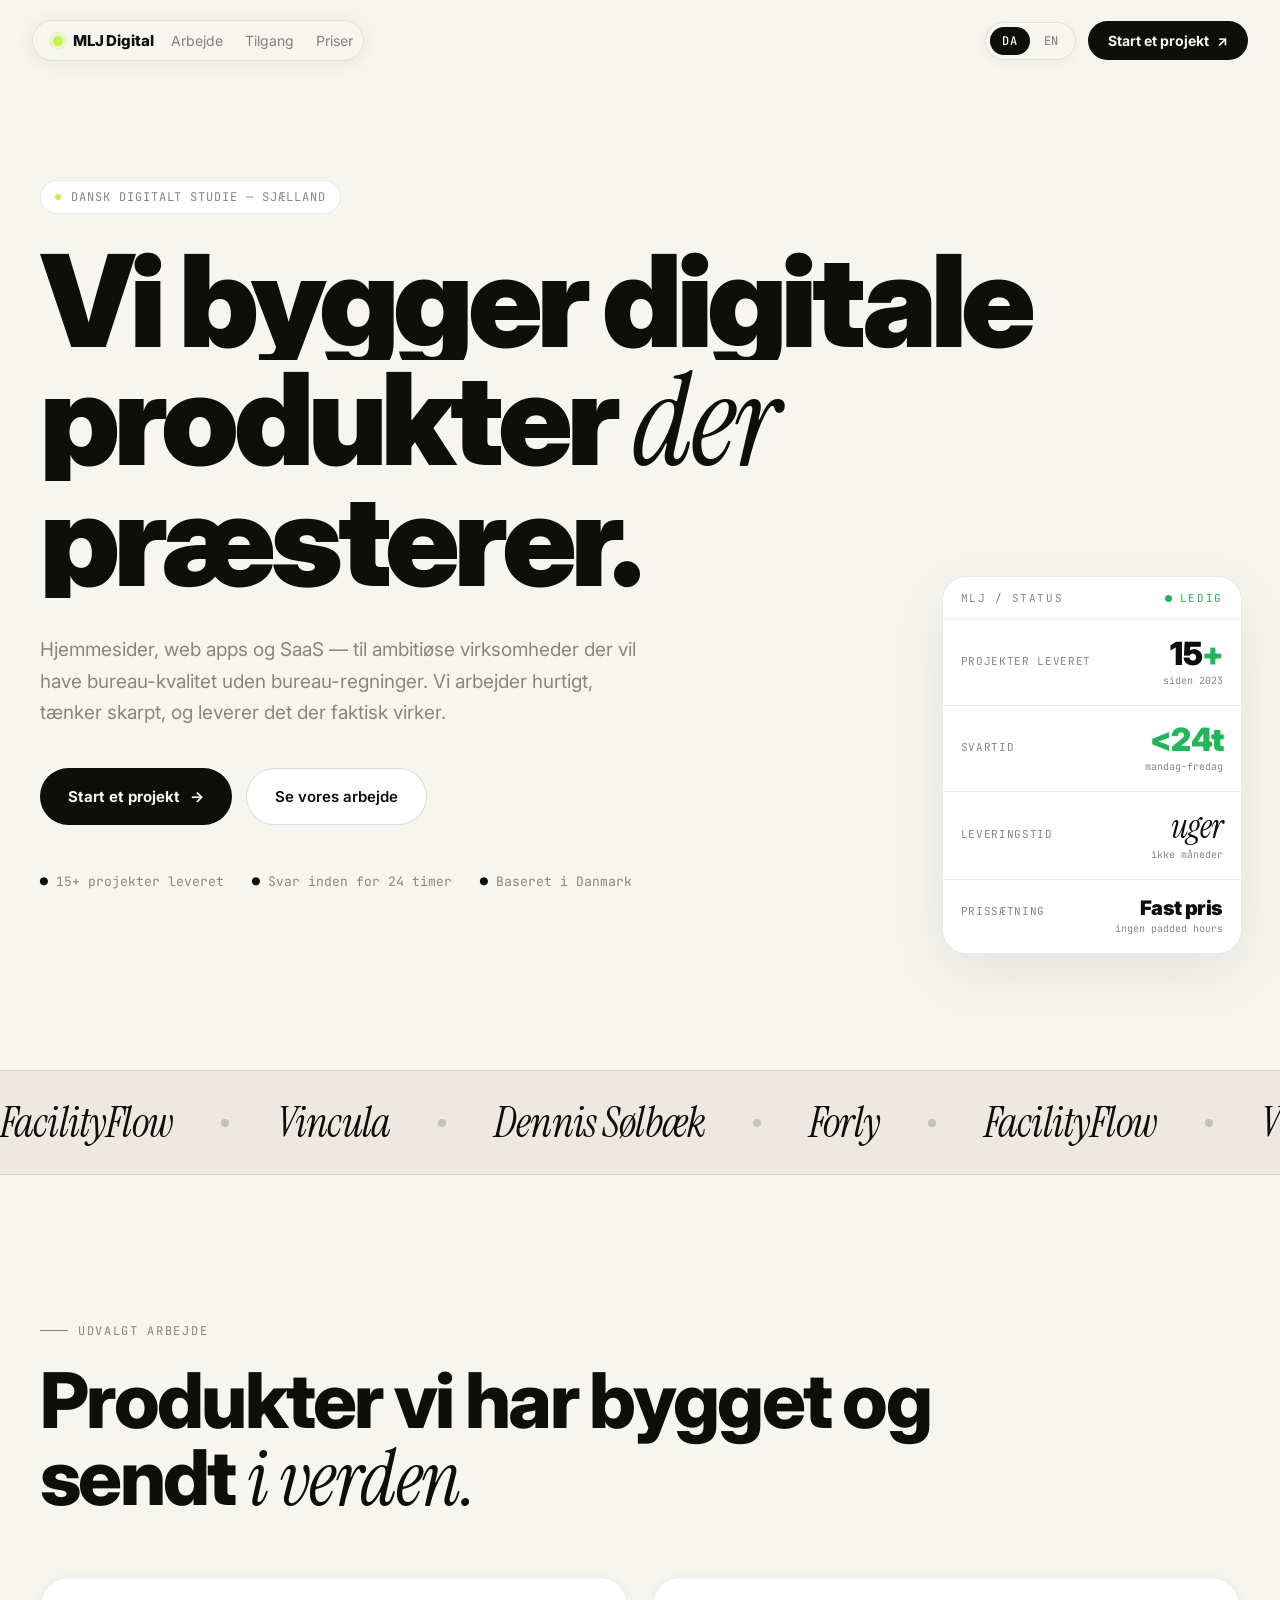
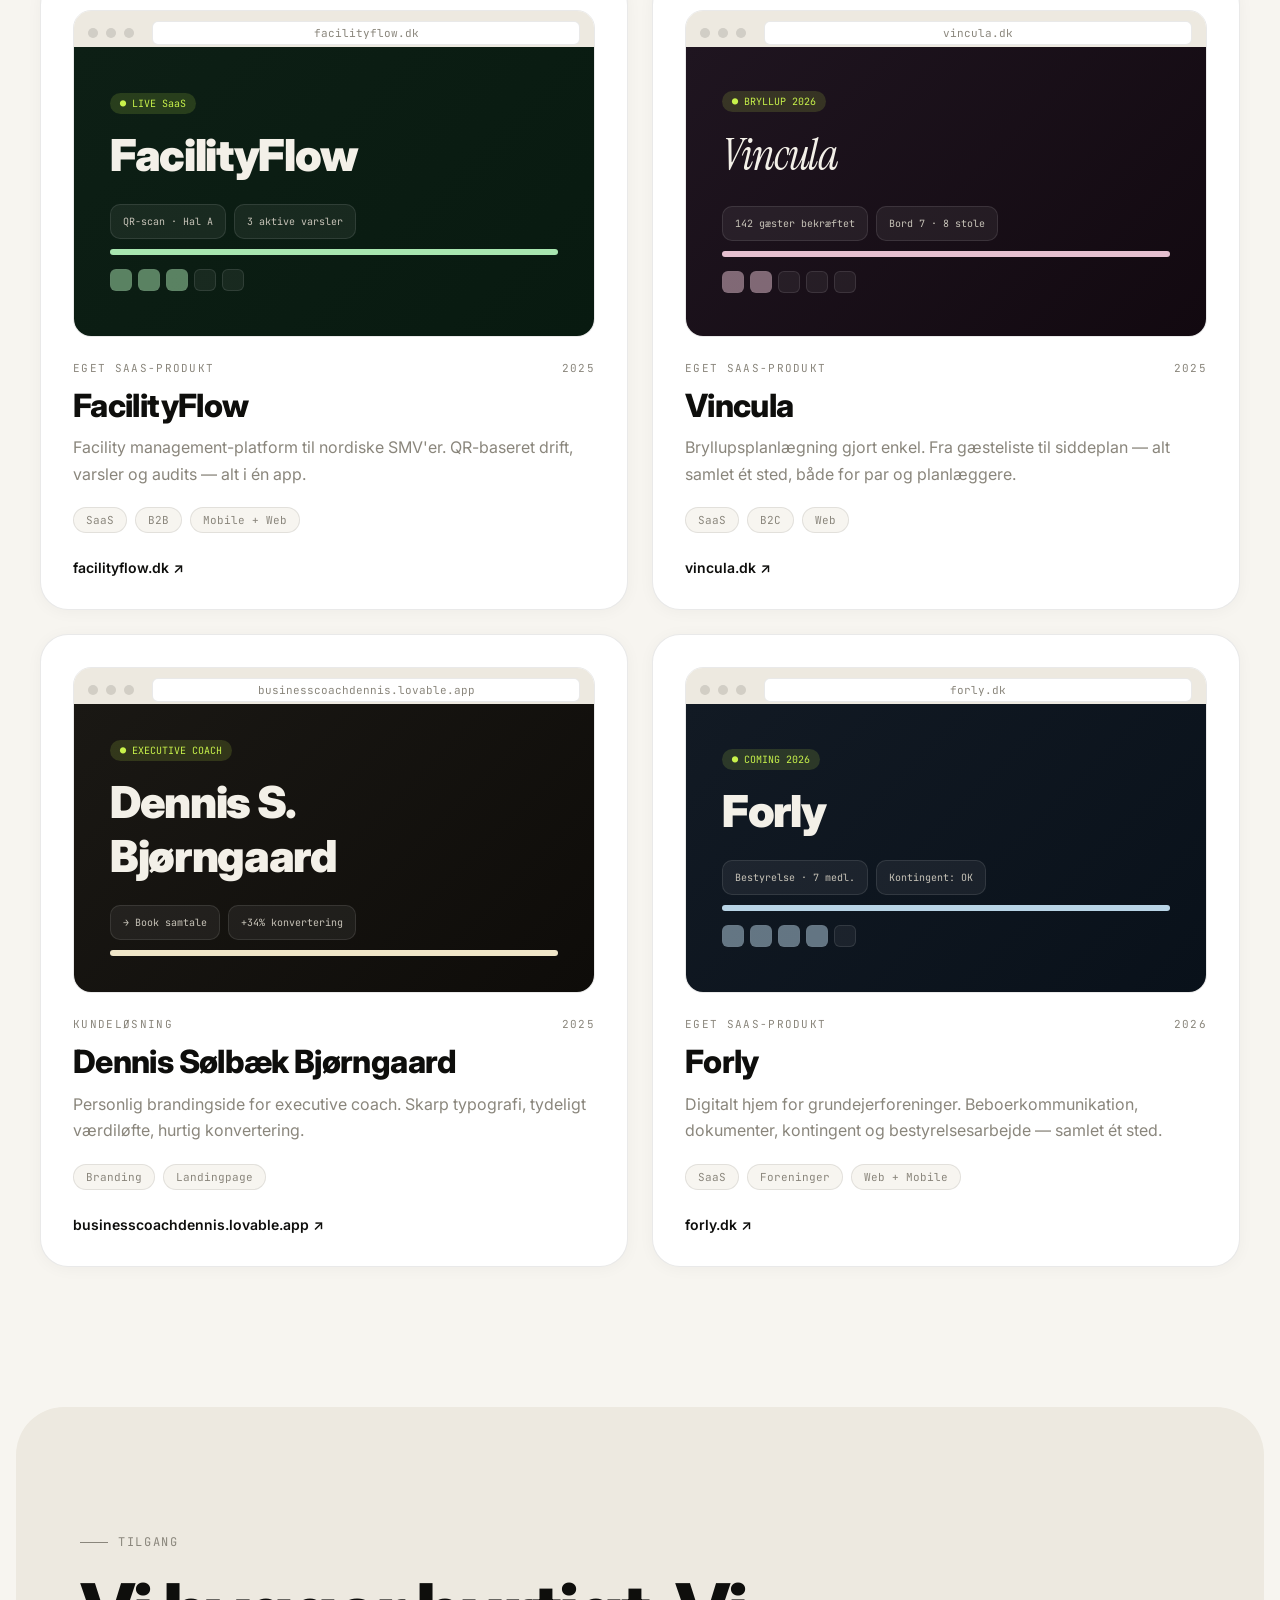
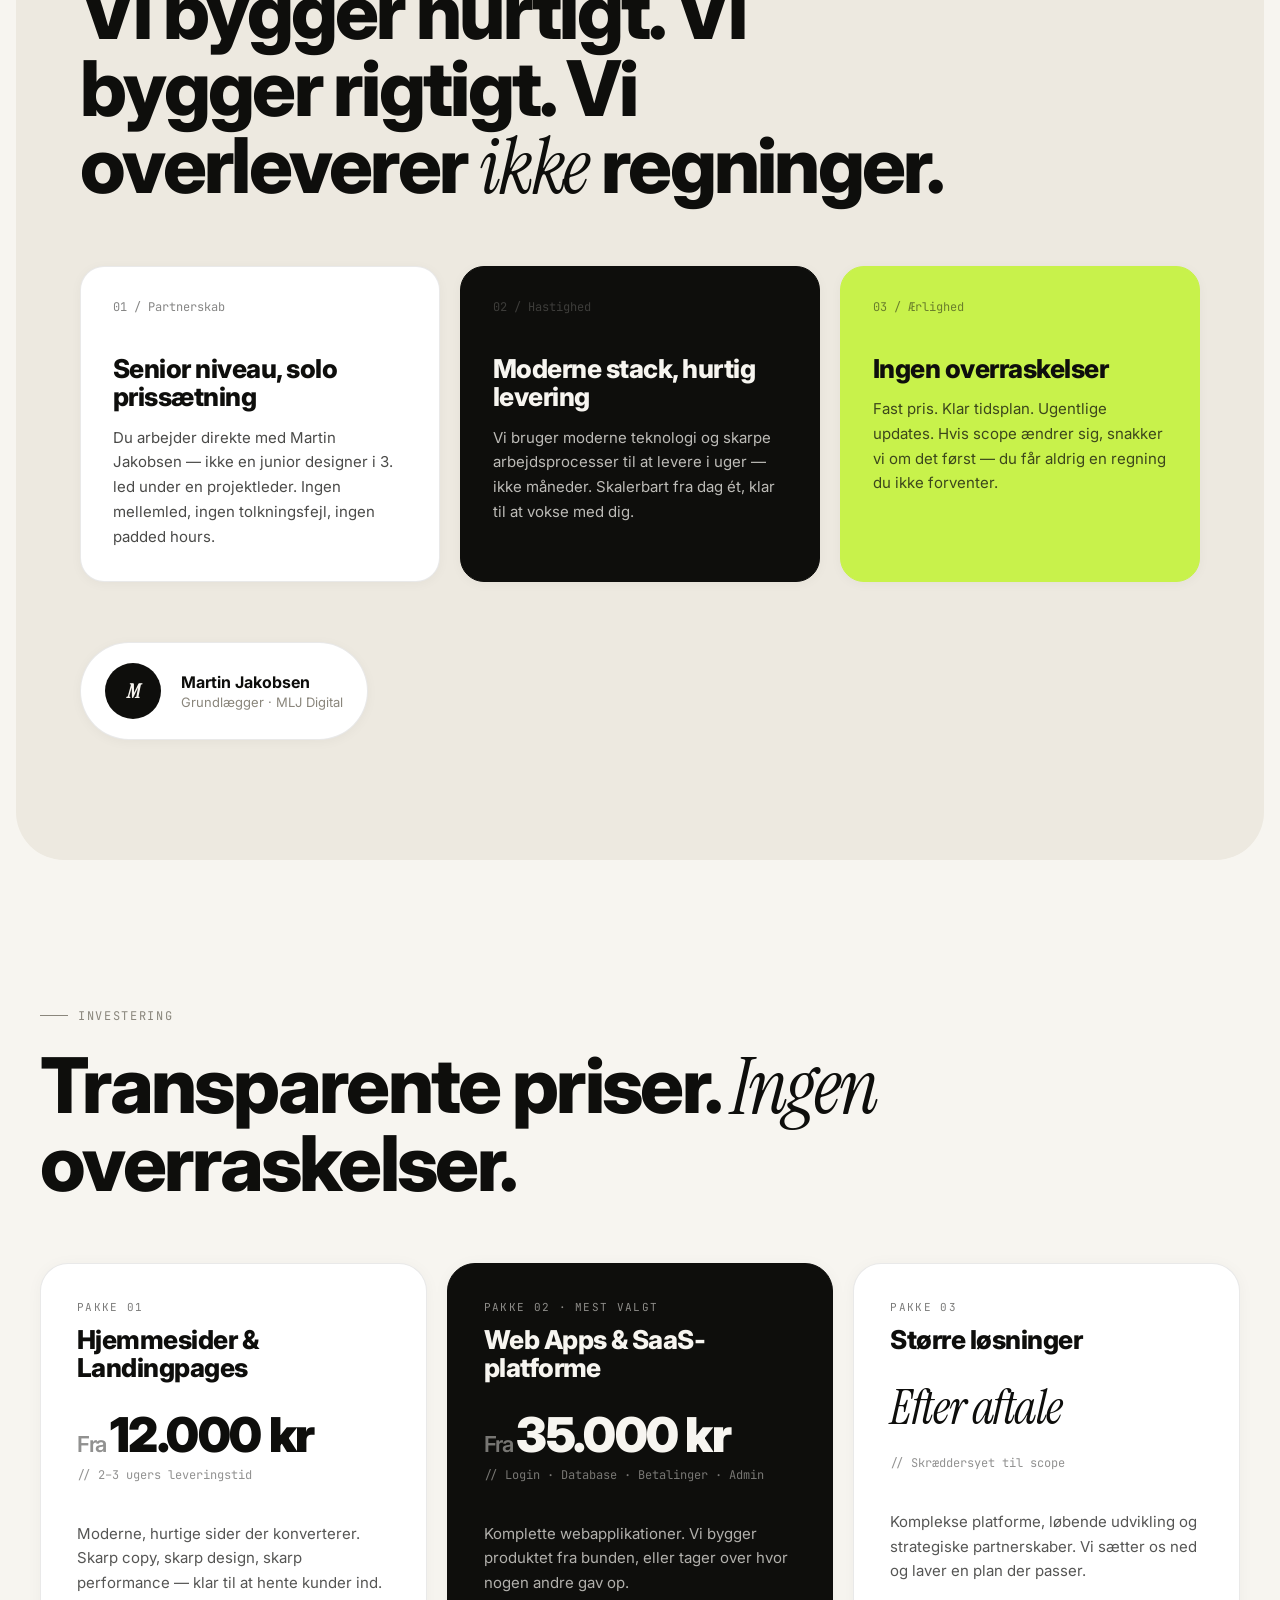
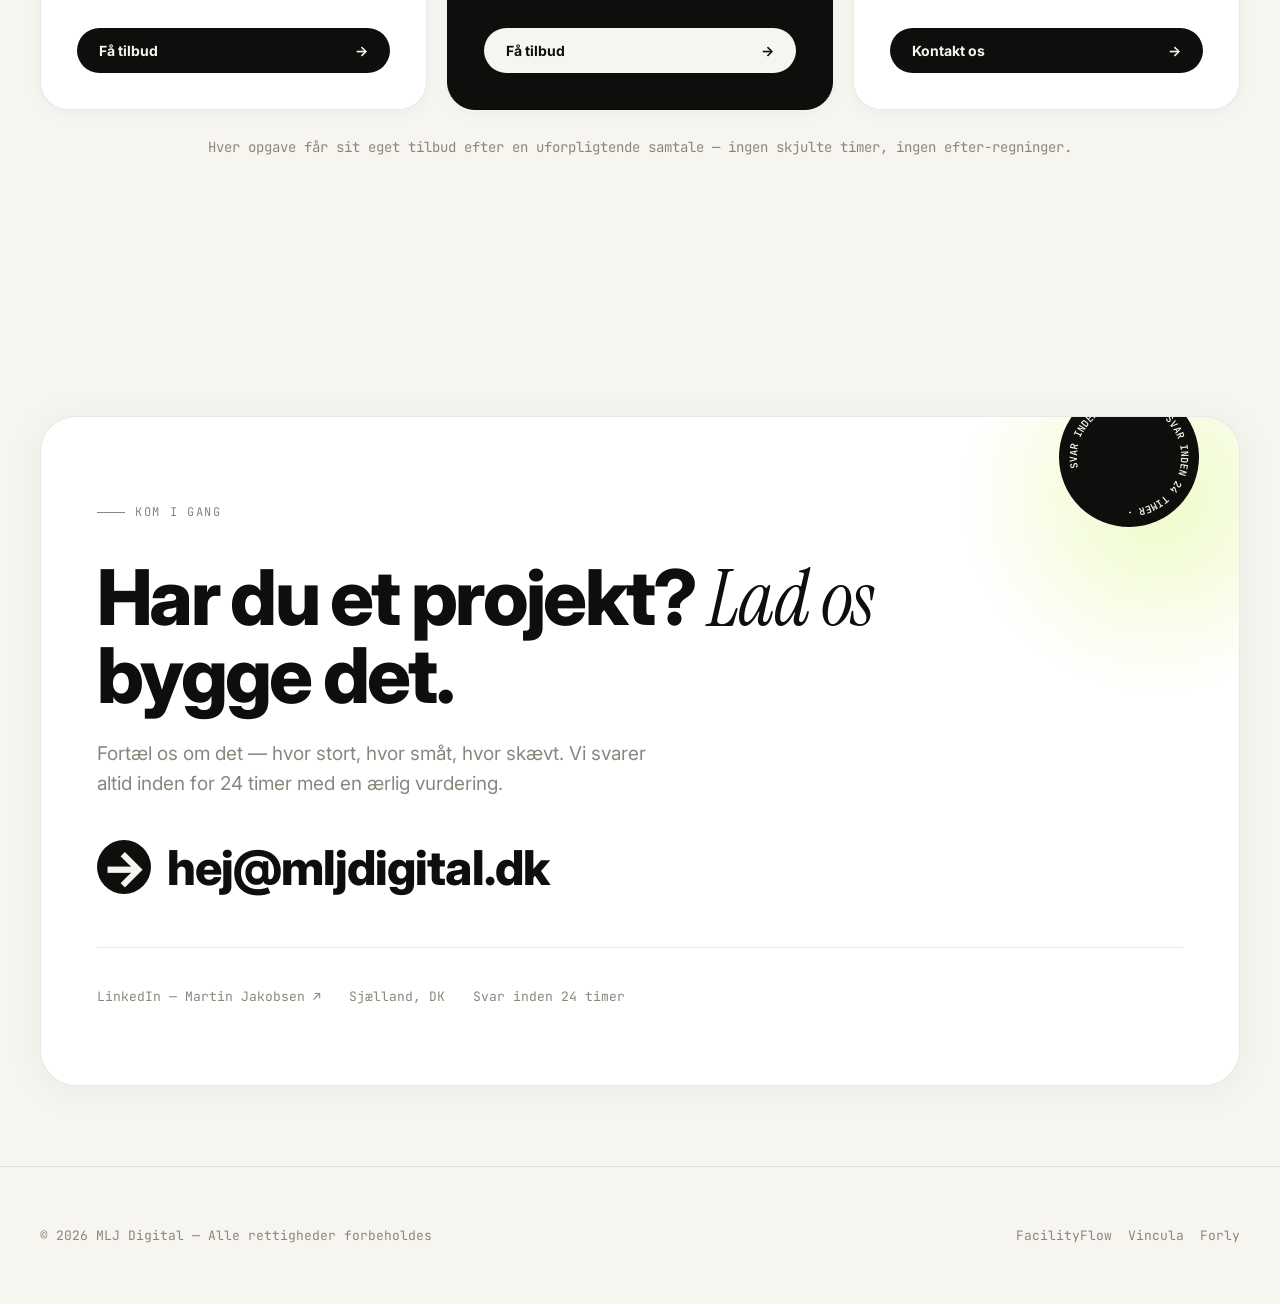
<file: mlj-light.html>
<!doctype html>
<html lang="da">
<head>
<meta charset="utf-8">
<meta name="viewport" content="width=device-width, initial-scale=1">
<title>MLJ Digital — Digitale produkter der præsterer</title>
<link rel="preconnect" href="https://fonts.googleapis.com">
<link rel="preconnect" href="https://fonts.gstatic.com" crossorigin>
<link rel="stylesheet" href="mlj-light.css">
</head>
<body>

<nav class="top">
  <div class="nav-inner">
    <div class="nav-pill">
      <a href="#top" class="logo"><span class="dot"></span> MLJ Digital</a>
      <div class="nav-links">
        <a href="#arbejde" data-da="Arbejde" data-en="Work">Arbejde</a>
        <a href="#tilgang" data-da="Tilgang" data-en="Approach">Tilgang</a>
        <a href="#priser" data-da="Priser" data-en="Pricing">Priser</a>
      </div>
    </div>
    <div class="nav-right">
      <div class="lang-switch">
        <button class="lang-btn active" data-lang="da">DA</button>
        <button class="lang-btn" data-lang="en">EN</button>
      </div>
      <a href="#kontakt" class="nav-cta"><span data-da="Start et projekt " data-en="Start a project ">Start et projekt </span><span class="arrow">↗</span></a>
    </div>
  </div>
</nav>

<!-- HERO -->
<section class="hero" id="top">
  <div class="wrap">
    <span class="kicker"><span class="blink"></span> <span data-da="Dansk digitalt studie — Sjælland" data-en="Danish digital studio — Zealand">Dansk digitalt studie — Sjælland</span></span>

    <h1 class="headline">
      <span class="line"><span data-da="Vi bygger digitale" data-en="We build digital">Vi bygger digitale</span></span>
      <span class="line"><span><span data-da="produkter " data-en="products ">produkter </span><span class="italic" data-da="der" data-en="that">der</span></span></span>
      <span class="line"><span data-da="præsterer." data-en="perform.">præsterer.</span></span>
    </h1>

    <p class="hero-sub" data-da="Hjemmesider, web apps og SaaS — til ambitiøse virksomheder der vil have bureau-kvalitet uden bureau-regninger. Vi arbejder hurtigt, tænker skarpt, og leverer det der faktisk virker." data-en="Websites, web apps and SaaS — for ambitious companies that want agency quality without agency bills. We work fast, think sharp, and deliver what actually works.">
      Hjemmesider, web apps og SaaS — til ambitiøse virksomheder der vil have bureau-kvalitet uden bureau-regninger. Vi arbejder hurtigt, tænker skarpt, og leverer det der faktisk virker.
    </p>

    <div class="hero-ctas">
      <a href="#kontakt" class="btn-primary"><span data-da="Start et projekt" data-en="Start a project">Start et projekt</span> <span>→</span></a>
      <a href="#arbejde" class="btn-ghost" data-da="Se vores arbejde" data-en="See our work">Se vores arbejde</a>
    </div>

    <div class="hero-meta">
      <span><span class="tick">●</span> <span data-da="15+ projekter leveret" data-en="15+ projects delivered">15+ projekter leveret</span></span>
      <span><span class="tick">●</span> <span data-da="Svar inden for 24 timer" data-en="Response within 24 hours">Svar inden for 24 timer</span></span>
      <span><span class="tick">●</span> <span data-da="Baseret i Danmark" data-en="Based in Denmark">Baseret i Danmark</span></span>
    </div>
  </div>

  <div class="hero-stats" aria-hidden="true">
    <div class="hero-stats-head">
      <span>MLJ / Status</span>
      <span class="live"><i></i><span data-da="Ledig" data-en="Available">Ledig</span></span>
    </div>
    <div class="stat-row">
      <span class="label" data-da="Projekter leveret" data-en="Projects delivered">Projekter leveret</span>
      <div class="stat-row-col">
        <span class="value">15<span style="color:#22b55a">+</span></span>
        <span class="sub" data-da="siden 2023" data-en="since 2023">siden 2023</span>
      </div>
    </div>
    <div class="stat-row">
      <span class="label" data-da="Svartid" data-en="Response time">Svartid</span>
      <div class="stat-row-col">
        <span class="value accent">&lt;24t</span>
        <span class="sub" data-da="mandag–fredag" data-en="Mon–Fri">mandag–fredag</span>
      </div>
    </div>
    <div class="stat-row">
      <span class="label" data-da="Leveringstid" data-en="Delivery time">Leveringstid</span>
      <div class="stat-row-col">
        <span class="value italic" data-da="uger" data-en="weeks">uger</span>
        <span class="sub" data-da="ikke måneder" data-en="not months">ikke måneder</span>
      </div>
    </div>
    <div class="stat-row">
      <span class="label" data-da="Prissætning" data-en="Pricing">Prissætning</span>
      <div class="stat-row-col">
        <span class="value" style="font-size:20px" data-da="Fast pris" data-en="Fixed price">Fast pris</span>
        <span class="sub" data-da="ingen padded hours" data-en="no padded hours">ingen padded hours</span>
      </div>
    </div>
  </div>
</section>

<!-- MARQUEE -->
<div class="marquee">
  <div class="marquee-track">
    <span>FacilityFlow <i class="dot"></i> Vincula <i class="dot"></i> Dennis Sølbæk <i class="dot"></i> Forly <i class="dot"></i> FacilityFlow <i class="dot"></i> Vincula <i class="dot"></i> Dennis Sølbæk <i class="dot"></i> Forly <i class="dot"></i></span>
    <span aria-hidden="true">FacilityFlow <i class="dot"></i> Vincula <i class="dot"></i> Dennis Sølbæk <i class="dot"></i> Forly <i class="dot"></i> FacilityFlow <i class="dot"></i> Vincula <i class="dot"></i> Dennis Sølbæk <i class="dot"></i> Forly <i class="dot"></i></span>
  </div>
</div>

<!-- WORK -->
<section id="arbejde">
  <div class="wrap">
    <span class="section-label reveal" data-da="Udvalgt arbejde" data-en="Selected work">Udvalgt arbejde</span>
    <h2 class="section-title reveal"><span data-da="Produkter vi har bygget og sendt " data-en="Products we've built and shipped ">Produkter vi har bygget og sendt </span><span class="italic" data-da="i verden." data-en="into the world.">i verden.</span></h2>

    <div class="work-grid">

      <!-- FacilityFlow -->
      <article class="case reveal">
        <div class="case-frame">
          <div class="browser-bar">
            <span class="d"></span><span class="d"></span><span class="d"></span>
            <span class="url">facilityflow.dk</span>
          </div>
          <div class="browser-body mock-ff">
            <div class="mock-content">
              <span class="mock-badge">● LIVE SaaS</span>
              <div class="m-title">FacilityFlow</div>
              <div class="mock-row">
                <div class="mock-card">QR-scan · Hal A</div>
                <div class="mock-card" data-da="3 aktive varsler" data-en="3 active alerts">3 aktive varsler</div>
              </div>
              <div class="mock-bar"><i></i></div>
              <div class="mock-dots"><i class="on"></i><i class="on"></i><i class="on"></i><i></i><i></i></div>
            </div>
          </div>
        </div>
        <div class="case-meta"><span data-da="Eget SaaS-produkt" data-en="Own SaaS product">Eget SaaS-produkt</span><span>2025</span></div>
        <h3>FacilityFlow</h3>
        <p data-da="Facility management-platform til nordiske SMV'er. QR-baseret drift, varsler og audits — alt i én app." data-en="Facility management platform for Nordic SMEs. QR-based operations, alerts and audits — all in one app.">Facility management-platform til nordiske SMV'er. QR-baseret drift, varsler og audits — alt i én app.</p>
        <div class="tag-row">
          <span class="tag">SaaS</span><span class="tag">B2B</span><span class="tag">Mobile + Web</span>
        </div>
        <a href="https://facilityflow.dk" target="_blank" rel="noopener" class="case-link">facilityflow.dk ↗</a>
      </article>

      <!-- Vincula -->
      <article class="case reveal d1">
        <div class="case-frame">
          <div class="browser-bar">
            <span class="d"></span><span class="d"></span><span class="d"></span>
            <span class="url">vincula.dk</span>
          </div>
          <div class="browser-body mock-vn">
            <div class="mock-content">
              <span class="mock-badge" data-da="● BRYLLUP 2026" data-en="● WEDDING 2026">● BRYLLUP 2026</span>
              <div class="m-title" style="font-family:'Instrument Serif',serif;font-style:italic;font-weight:400">Vincula</div>
              <div class="mock-row">
                <div class="mock-card" data-da="142 gæster bekræftet" data-en="142 guests confirmed">142 gæster bekræftet</div>
                <div class="mock-card" data-da="Bord 7 · 8 stole" data-en="Table 7 · 8 chairs">Bord 7 · 8 stole</div>
              </div>
              <div class="mock-bar"><i></i></div>
              <div class="mock-dots"><i class="on"></i><i class="on"></i><i></i><i></i><i></i></div>
            </div>
          </div>
        </div>
        <div class="case-meta"><span data-da="Eget SaaS-produkt" data-en="Own SaaS product">Eget SaaS-produkt</span><span>2025</span></div>
        <h3>Vincula</h3>
        <p data-da="Bryllupsplanlægning gjort enkel. Fra gæsteliste til siddeplan — alt samlet ét sted, både for par og planlæggere." data-en="Wedding planning made simple. From guest list to seating plan — all in one place, for couples and planners alike.">Bryllupsplanlægning gjort enkel. Fra gæsteliste til siddeplan — alt samlet ét sted, både for par og planlæggere.</p>
        <div class="tag-row">
          <span class="tag">SaaS</span><span class="tag">B2C</span><span class="tag">Web</span>
        </div>
        <a href="https://vincula.dk" target="_blank" rel="noopener" class="case-link">vincula.dk ↗</a>
      </article>

      <!-- Coach -->
      <article class="case reveal d2">
        <div class="case-frame">
          <div class="browser-bar">
            <span class="d"></span><span class="d"></span><span class="d"></span>
            <span class="url">businesscoachdennis.lovable.app</span>
          </div>
          <div class="browser-body mock-co">
            <div class="mock-content">
              <span class="mock-badge">● EXECUTIVE COACH</span>
              <div class="m-title">Dennis S.<br>Bjørngaard</div>
              <div class="mock-row">
                <div class="mock-card" data-da="→ Book samtale" data-en="→ Book a call">→ Book samtale</div>
                <div class="mock-card" data-da="+34% konvertering" data-en="+34% conversion">+34% konvertering</div>
              </div>
              <div class="mock-bar"><i></i></div>
            </div>
          </div>
        </div>
        <div class="case-meta"><span data-da="Kundeløsning" data-en="Client solution">Kundeløsning</span><span>2025</span></div>
        <h3>Dennis Sølbæk Bjørngaard</h3>
        <p data-da="Personlig brandingside for executive coach. Skarp typografi, tydeligt værdiløfte, hurtig konvertering." data-en="Personal branding site for executive coach. Sharp typography, clear value proposition, fast conversion.">Personlig brandingside for executive coach. Skarp typografi, tydeligt værdiløfte, hurtig konvertering.</p>
        <div class="tag-row">
          <span class="tag">Branding</span><span class="tag">Landingpage</span>
        </div>
        <a href="https://businesscoachdennis.lovable.app" target="_blank" rel="noopener" class="case-link">businesscoachdennis.lovable.app ↗</a>
      </article>

      <!-- Forly -->
      <article class="case reveal d3">
        <div class="case-frame">
          <div class="browser-bar">
            <span class="d"></span><span class="d"></span><span class="d"></span>
            <span class="url">forly.dk</span>
          </div>
          <div class="browser-body mock-fo">
            <div class="mock-content">
              <span class="mock-badge">● COMING 2026</span>
              <div class="m-title">Forly</div>
              <div class="mock-row">
                <div class="mock-card" data-da="Bestyrelse · 7 medl." data-en="Board · 7 members">Bestyrelse · 7 medl.</div>
                <div class="mock-card" data-da="Kontingent: OK" data-en="Dues: OK">Kontingent: OK</div>
              </div>
              <div class="mock-bar"><i></i></div>
              <div class="mock-dots"><i class="on"></i><i class="on"></i><i class="on"></i><i class="on"></i><i></i></div>
            </div>
          </div>
        </div>
        <div class="case-meta"><span data-da="Eget SaaS-produkt" data-en="Own SaaS product">Eget SaaS-produkt</span><span>2026</span></div>
        <h3>Forly</h3>
        <p data-da="Digitalt hjem for grundejerforeninger. Beboerkommunikation, dokumenter, kontingent og bestyrelsesarbejde — samlet ét sted." data-en="Digital home for homeowner associations. Resident communication, documents, dues and board work — all in one place.">Digitalt hjem for grundejerforeninger. Beboerkommunikation, dokumenter, kontingent og bestyrelsesarbejde — samlet ét sted.</p>
        <div class="tag-row">
          <span class="tag">SaaS</span><span class="tag">Foreninger</span><span class="tag">Web + Mobile</span>
        </div>
        <a href="https://forly.dk" target="_blank" rel="noopener" class="case-link">forly.dk ↗</a>
      </article>

    </div>
  </div>
</section>

<!-- APPROACH -->
<section id="tilgang">
  <div class="wrap">
    <span class="section-label reveal" data-da="Tilgang" data-en="Approach">Tilgang</span>
    <h2 class="section-title reveal"><span data-da="Vi bygger hurtigt. Vi bygger rigtigt. Vi overleverer " data-en="We build fast. We build right. We ">Vi bygger hurtigt. Vi bygger rigtigt. Vi overleverer </span><span class="italic" data-da="ikke" data-en="never">ikke</span><span data-da=" regninger." data-en=" pad the bill."> regninger.</span></h2>

    <div class="approach-grid">
      <div class="approach-card reveal">
        <span class="num" data-da="01 / Partnerskab" data-en="01 / Partnership">01 / Partnerskab</span>
        <h3 data-da="Senior niveau, solo prissætning" data-en="Senior level, solo pricing">Senior niveau, solo prissætning</h3>
        <p data-da="Du arbejder direkte med Martin Jakobsen — ikke en junior designer i 3. led under en projektleder. Ingen mellemled, ingen tolkningsfejl, ingen padded hours." data-en="You work directly with Martin Jakobsen — not a junior designer 3 layers under a project manager. No middlemen, no misinterpretation, no padded hours.">Du arbejder direkte med Martin Jakobsen — ikke en junior designer i 3. led under en projektleder. Ingen mellemled, ingen tolkningsfejl, ingen padded hours.</p>
      </div>
      <div class="approach-card reveal d1">
        <span class="num" data-da="02 / Hastighed" data-en="02 / Speed">02 / Hastighed</span>
        <h3 data-da="Moderne stack, hurtig levering" data-en="Modern stack, fast delivery">Moderne stack, hurtig levering</h3>
        <p data-da="Vi bruger moderne teknologi og skarpe arbejdsprocesser til at levere i uger — ikke måneder. Skalerbart fra dag ét, klar til at vokse med dig." data-en="We use modern technology and sharp workflows to deliver in weeks — not months. Scalable from day one, ready to grow with you.">Vi bruger moderne teknologi og skarpe arbejdsprocesser til at levere i uger — ikke måneder. Skalerbart fra dag ét, klar til at vokse med dig.</p>
      </div>
      <div class="approach-card reveal d2">
        <span class="num" data-da="03 / Ærlighed" data-en="03 / Honesty">03 / Ærlighed</span>
        <h3 data-da="Ingen overraskelser" data-en="No surprises">Ingen overraskelser</h3>
        <p data-da="Fast pris. Klar tidsplan. Ugentlige updates. Hvis scope ændrer sig, snakker vi om det først — du får aldrig en regning du ikke forventer." data-en="Fixed price. Clear timeline. Weekly updates. If scope changes, we talk first — you never get a bill you didn't expect.">Fast pris. Klar tidsplan. Ugentlige updates. Hvis scope ændrer sig, snakker vi om det først — du får aldrig en regning du ikke forventer.</p>
      </div>
    </div>

    <div class="founder reveal">
      <div class="founder-av">M</div>
      <div class="founder-text">
        <b>Martin Jakobsen</b>
        <span data-da="Grundlægger · MLJ Digital" data-en="Founder · MLJ Digital">Grundlægger · MLJ Digital</span>
      </div>
    </div>
  </div>
</section>

<!-- PRICING -->
<section id="priser">
  <div class="wrap">
    <span class="section-label reveal" data-da="Investering" data-en="Investment">Investering</span>
    <h2 class="section-title reveal"><span data-da="Transparente priser. " data-en="Transparent pricing. ">Transparente priser. </span><span class="italic" data-da="Ingen" data-en="No">Ingen</span><span data-da=" overraskelser." data-en=" surprises."> overraskelser.</span></h2>

    <div class="pricing-grid">
      <div class="price-card reveal">
        <span class="price-kicker" data-da="Pakke 01" data-en="Package 01">Pakke 01</span>
        <h3 data-da="Hjemmesider &amp; Landingpages" data-en="Websites &amp; Landing Pages">Hjemmesider &amp; Landingpages</h3>
        <div class="price-amount"><span class="currency" data-da="Fra" data-en="From">Fra</span>12.000 kr</div>
        <div class="price-unit" data-da="// 2–3 ugers leveringstid" data-en="// 2–3 week delivery">// 2–3 ugers leveringstid</div>
        <p class="price-desc" data-da="Moderne, hurtige sider der konverterer. Skarp copy, skarp design, skarp performance — klar til at hente kunder ind." data-en="Modern, fast sites that convert. Sharp copy, sharp design, sharp performance — ready to bring in customers.">Moderne, hurtige sider der konverterer. Skarp copy, skarp design, skarp performance — klar til at hente kunder ind.</p>
        <a href="#kontakt" class="price-cta"><span data-da="Få tilbud" data-en="Get a quote">Få tilbud</span> <span>→</span></a>
      </div>
      <div class="price-card featured reveal d1">
        <span class="price-kicker" data-da="Pakke 02 · Mest valgt" data-en="Package 02 · Most popular">Pakke 02 · Mest valgt</span>
        <h3 data-da="Web Apps &amp; SaaS-platforme" data-en="Web Apps &amp; SaaS Platforms">Web Apps &amp; SaaS-platforme</h3>
        <div class="price-amount"><span class="currency" data-da="Fra" data-en="From">Fra</span>35.000 kr</div>
        <div class="price-unit" data-da="// Login · Database · Betalinger · Admin" data-en="// Login · Database · Payments · Admin">// Login · Database · Betalinger · Admin</div>
        <p class="price-desc" data-da="Komplette webapplikationer. Vi bygger produktet fra bunden, eller tager over hvor nogen andre gav op." data-en="Complete web applications. We build the product from scratch, or take over where someone else gave up.">Komplette webapplikationer. Vi bygger produktet fra bunden, eller tager over hvor nogen andre gav op.</p>
        <a href="#kontakt" class="price-cta"><span data-da="Få tilbud" data-en="Get a quote">Få tilbud</span> <span>→</span></a>
      </div>
      <div class="price-card reveal d2">
        <span class="price-kicker" data-da="Pakke 03" data-en="Package 03">Pakke 03</span>
        <h3 data-da="Større løsninger" data-en="Larger solutions">Større løsninger</h3>
        <div class="price-amount" style="font-family:'Instrument Serif',serif;font-style:italic;font-weight:400;line-height:1.1;padding-bottom:8px" data-da="Efter aftale" data-en="By agreement">Efter aftale</div>
        <div class="price-unit" style="margin-top:4px" data-da="// Skræddersyet til scope" data-en="// Tailored to scope">// Skræddersyet til scope</div>
        <p class="price-desc" data-da="Komplekse platforme, løbende udvikling og strategiske partnerskaber. Vi sætter os ned og laver en plan der passer." data-en="Complex platforms, ongoing development and strategic partnerships. We sit down and make a plan that fits.">Komplekse platforme, løbende udvikling og strategiske partnerskaber. Vi sætter os ned og laver en plan der passer.</p>
        <a href="#kontakt" class="price-cta"><span data-da="Kontakt os" data-en="Contact us">Kontakt os</span> <span>→</span></a>
      </div>
    </div>

    <div class="price-note reveal" data-da="Hver opgave får sit eget tilbud efter en uforpligtende samtale — ingen skjulte timer, ingen efter-regninger." data-en="Each project gets its own quote after a no-obligation call — no hidden hours, no surprise invoices.">
      Hver opgave får sit eget tilbud efter en uforpligtende samtale — ingen skjulte timer, ingen efter-regninger.
    </div>
  </div>
</section>

<!-- CONTACT -->
<section id="kontakt">
  <div class="wrap">
    <div class="contact-wrap">
      <div class="sticker">
        <svg viewBox="0 0 140 140"><defs><path id="circ" d="M70,70 m-52,0 a52,52 0 1,1 104,0 a52,52 0 1,1 -104,0"/></defs><text font-family="JetBrains Mono" font-size="10" font-weight="600" fill="#f7f5f0"><textPath href="#circ"><tspan id="sticker-text" data-da="SVAR INDEN 24 TIMER · SVAR INDEN 24 TIMER · " data-en="REPLY WITHIN 24 HOURS · REPLY WITHIN 24 HOURS · ">SVAR INDEN 24 TIMER · SVAR INDEN 24 TIMER · </tspan></textPath></text></svg>
      </div>

      <span class="section-label reveal" data-da="Kom i gang" data-en="Get started">Kom i gang</span>
      <h2 class="reveal"><span data-da="Har du et projekt? " data-en="Got a project? ">Har du et projekt? </span><span class="italic" data-da="Lad os" data-en="Let's">Lad os</span><span data-da=" bygge det." data-en=" build it."> bygge det.</span></h2>
      <p class="reveal" data-da="Fortæl os om det — hvor stort, hvor småt, hvor skævt. Vi svarer altid inden for 24 timer med en ærlig vurdering." data-en="Tell us about it — however big, small, or unconventional. We always respond within 24 hours with an honest assessment.">Fortæl os om det — hvor stort, hvor småt, hvor skævt. Vi svarer altid inden for 24 timer med en ærlig vurdering.</p>

      <a href="mailto:hej@mljdigital.dk" class="email-big reveal">
        <span class="circle">→</span>
        hej@mljdigital.dk
      </a>

      <div class="contact-meta">
        <a href="https://www.linkedin.com/in/martinljakobsen/" target="_blank" rel="noopener">LinkedIn — Martin Jakobsen ↗</a>
        <span data-da="Sjælland, DK" data-en="Zealand, DK">Sjælland, DK</span>
        <span data-da="Svar inden 24 timer" data-en="Reply within 24 hours">Svar inden 24 timer</span>
      </div>
    </div>
  </div>
</section>

<footer>
  <div class="wrap foot">
    <div data-da="© 2026 MLJ Digital — Alle rettigheder forbeholdes" data-en="© 2026 MLJ Digital — All rights reserved">© 2026 MLJ Digital — Alle rettigheder forbeholdes</div>
    <div class="foot-links">
      <a href="https://facilityflow.dk" target="_blank" rel="noopener">FacilityFlow</a>
      <a href="https://vincula.dk" target="_blank" rel="noopener">Vincula</a>
      <a href="https://forly.dk" target="_blank" rel="noopener">Forly</a>
    </div>
  </div>
</footer>

<script>
  // Reveal on scroll
  const io = new IntersectionObserver((entries)=>{
    entries.forEach(e=>{ if(e.isIntersecting){ e.target.classList.add('in'); io.unobserve(e.target); } });
  },{threshold:.14});
  document.querySelectorAll('.reveal').forEach(el=>io.observe(el));

  // Smooth scroll
  document.querySelectorAll('a[href^="#"]').forEach(a=>{
    a.addEventListener('click', (e)=>{
      const id = a.getAttribute('href');
      if(id.length>1 && document.querySelector(id)){
        e.preventDefault();
        document.querySelector(id).scrollIntoView({behavior:'smooth',block:'start'});
      }
    });
  });

  // Language switcher
  const langBtns = document.querySelectorAll('.lang-btn');

  function setLang(lang) {
    langBtns.forEach(btn => btn.classList.toggle('active', btn.dataset.lang === lang));
    document.documentElement.lang = lang;
    document.querySelectorAll('[data-da]').forEach(el => {
      const val = el.dataset[lang];
      if (val !== undefined) el.textContent = val;
    });
  }

  langBtns.forEach(btn => {
    btn.addEventListener('click', () => setLang(btn.dataset.lang));
  });
</script>

</body>
</html>
</file>
<file: mlj-light.css>
@import url('https://fonts.googleapis.com/css2?family=Instrument+Serif:ital@0;1&family=Inter:wght@400;500;600;700;800;900&family=JetBrains+Mono:wght@400;500&display=swap');

:root {
  --bg:      #f7f5f0;
  --ink:     #0e0e0c;
  --muted:   #8a867c;
  --card:    #ffffff;
  --surface: #ede9e0;
  --line:    rgba(14,14,12,.09);
  --accent:  #c8f24b;
}

*, *::before, *::after { box-sizing: border-box }
html, body {
  margin: 0; padding: 0;
  background: var(--bg); color: var(--ink);
  font-family: 'Inter', sans-serif;
  -webkit-font-smoothing: antialiased;
  overflow-x: hidden;
}
a { color: inherit; text-decoration: none }
button { font-family: inherit; border: none; cursor: pointer }

.wrap { max-width: 1280px; margin: 0 auto; padding: 0 40px }

/* ─── NAV ─────────────────────────────────────────────── */
nav.top { position: fixed; top: 20px; left: 0; right: 0; z-index: 100 }

.nav-inner {
  max-width: 1280px; margin: 0 auto; padding: 0 32px;
  display: flex; align-items: center; justify-content: space-between;
}
.nav-pill {
  background: rgba(247,245,240,.92);
  backdrop-filter: blur(20px); -webkit-backdrop-filter: blur(20px);
  border: 1px solid var(--line); border-radius: 999px;
  padding: 10px 10px 10px 20px;
  display: flex; align-items: center; gap: 18px;
  box-shadow: 0 2px 20px rgba(0,0,0,.07);
}
.logo {
  display: flex; align-items: center; gap: 10px;
  font-weight: 800; letter-spacing: -.01em; font-size: 15px;
}
.logo .dot {
  width: 10px; height: 10px; border-radius: 50%;
  background: var(--accent); box-shadow: 0 0 0 4px rgba(200,242,75,.25);
  animation: pulse 2s ease-in-out infinite;
}
@keyframes pulse { 0%,100%{transform:scale(1);opacity:1} 50%{transform:scale(1.15);opacity:.8} }

.nav-links { display: flex; gap: 22px; font-size: 14px }
.nav-links a { opacity: .5; transition: opacity .2s }
.nav-links a:hover { opacity: 1 }

.nav-right { display: flex; align-items: center; gap: 12px }
.lang-switch {
  display: flex; align-items: center; gap: 2px;
  background: rgba(247,245,240,.9);
  backdrop-filter: blur(14px); -webkit-backdrop-filter: blur(14px);
  border: 1px solid var(--line); border-radius: 999px; padding: 4px;
  box-shadow: 0 2px 12px rgba(0,0,0,.05);
}
.lang-btn {
  background: none; color: var(--muted); padding: 6px 12px; border-radius: 999px;
  font-family: 'JetBrains Mono', monospace; font-size: 12px;
  letter-spacing: .06em; font-weight: 500; transition: color .2s, background .2s;
}
.lang-btn:hover { color: var(--ink) }
.lang-btn.active { background: var(--ink); color: var(--bg) }

.nav-cta {
  background: var(--ink); color: var(--bg); border-radius: 999px;
  padding: 11px 20px; font-weight: 700; font-size: 14px;
  display: inline-flex; align-items: center; gap: 8px;
  transition: transform .25s, background .25s;
}
.nav-cta:hover { transform: translateY(-1px); background: #2a2a26 }
.nav-cta .arrow { display: inline-block; transition: transform .25s }
.nav-cta:hover .arrow { transform: translate(2px,-2px) }

@media(max-width:800px) { .nav-links { display: none } }

/* ─── HERO ────────────────────────────────────────────── */
.hero { padding: 180px 0 100px; position: relative; min-height: 100vh; min-height: 100dvh }

.kicker {
  display: inline-flex; align-items: center; gap: 10px;
  padding: 8px 14px; border: 1px solid var(--line); border-radius: 999px;
  font-size: 12px; letter-spacing: .08em; text-transform: uppercase;
  color: var(--muted); font-family: 'JetBrains Mono', monospace;
  background: var(--card);
}
.kicker .blink {
  width: 6px; height: 6px; background: var(--accent); border-radius: 50%;
  animation: blink 1.6s infinite;
}
@keyframes blink { 0%,100%{opacity:1} 50%{opacity:.3} }

h1.headline {
  font-size: clamp(56px,10vw,152px); line-height: .92;
  letter-spacing: -.045em; font-weight: 900; margin: 28px 0 0;
}
h1.headline .line { display: block; overflow: hidden }
h1.headline .line > span {
  display: inline-block; transform: translateY(110%); opacity: 0;
  animation: rise .9s cubic-bezier(.2,.8,.2,1) forwards;
}
h1.headline .line:nth-child(1) span { animation-delay: .05s }
h1.headline .line:nth-child(2) span { animation-delay: .18s }
h1.headline .line:nth-child(3) span { animation-delay: .32s }
@keyframes rise { to { transform: translateY(0); opacity: 1 } }

.italic {
  font-family: 'Instrument Serif', serif; font-style: italic;
  font-weight: 400; letter-spacing: -.02em; color: var(--ink);
}
h1.headline .italic { color: var(--ink) }

.hero-sub {
  max-width: 600px; margin-top: 36px; font-size: 19px; line-height: 1.65;
  color: var(--muted); opacity: 0; animation: fade .8s .55s forwards;
}
@keyframes fade { to { opacity: 1 } }
.hero-ctas {
  display: flex; flex-wrap: wrap; gap: 14px; margin-top: 40px;
  opacity: 0; animation: fade .8s .7s forwards;
}
.btn-primary {
  background: var(--ink); color: var(--bg); padding: 18px 28px;
  border-radius: 999px; font-weight: 700; font-size: 15px;
  display: inline-flex; align-items: center; gap: 10px;
  transition: transform .25s, background .25s;
}
.btn-primary:hover { transform: translateY(-2px); background: #2a2a26 }
.btn-ghost {
  padding: 18px 28px; border: 1.5px solid rgba(14,14,12,.15); border-radius: 999px;
  font-weight: 600; font-size: 15px; color: var(--ink);
  display: inline-flex; align-items: center; gap: 10px;
  transition: border-color .25s, background .25s; background: var(--card);
}
.btn-ghost:hover { border-color: var(--ink); background: var(--surface) }

.hero-meta {
  display: flex; gap: 28px; flex-wrap: wrap; margin-top: 48px;
  font-size: 13px; color: var(--muted); font-family: 'JetBrains Mono', monospace;
  opacity: 0; animation: fade .8s .85s forwards;
}
.hero-meta span { display: inline-flex; align-items: center; gap: 8px }
.hero-meta .tick { color: var(--ink) }

/* Hero stats */
.hero-stats {
  position: absolute; bottom: clamp(24px,4vh,48px); right: clamp(16px,3vw,40px);
  width: min(300px,calc(100vw - 48px));
  background: var(--card); border: 1.5px solid var(--line); border-radius: 24px;
  overflow: hidden; box-shadow: 0 20px 60px rgba(0,0,0,.08);
  opacity: 0; transform: translateY(20px);
  animation: statsIn .9s .9s cubic-bezier(.2,.8,.2,1) forwards;
}
@keyframes statsIn { to { opacity: 1; transform: translateY(0) } }
.hero-stats-head {
  display: flex; align-items: center; justify-content: space-between;
  padding: 14px 18px; border-bottom: 1px solid var(--line);
  font-family: 'JetBrains Mono', monospace; font-size: 11px;
  letter-spacing: .14em; text-transform: uppercase; color: var(--muted);
}
.hero-stats-head .live { display: inline-flex; align-items: center; gap: 8px; color: #22b55a }
.hero-stats-head .live i {
  width: 7px; height: 7px; background: #22b55a; border-radius: 50%;
  animation: blink 1.6s infinite;
}
.stat-row {
  display: flex; align-items: baseline; justify-content: space-between;
  padding: 18px; border-bottom: 1px solid var(--line);
}
.stat-row:last-child { border-bottom: none }
.stat-row .label {
  font-family: 'JetBrains Mono', monospace; font-size: 11px;
  letter-spacing: .06em; text-transform: uppercase; color: var(--muted);
}
.stat-row .value { font-size: 32px; font-weight: 900; letter-spacing: -.03em; line-height: 1; color: var(--ink) }
.stat-row .value.accent { color: #22b55a }
.stat-row .value.italic {
  font-family: 'Instrument Serif', serif; font-style: italic;
  font-weight: 400; font-size: 34px; color: var(--ink);
}
.stat-row .sub {
  font-family: 'JetBrains Mono', monospace; font-size: 10px;
  color: var(--muted); margin-top: 4px; text-align: right;
}
.stat-row-col { display: flex; flex-direction: column; align-items: flex-end }
@media(max-width:1080px) {
  .hero-stats { position: relative; top: auto; right: auto; width: 100%; max-width: 420px; margin-top: 48px }
}
@media(max-width:900px) { .hero-stats { display: none } }

/* ─── MARQUEE ─────────────────────────────────────────── */
.marquee {
  overflow: hidden; border-top: 1px solid var(--line); border-bottom: 1px solid var(--line);
  padding: 24px 0; margin-top: 80px; background: var(--surface);
}
.marquee-track {
  display: flex; gap: 48px; white-space: nowrap;
  animation: scroll 40s linear infinite;
  font-family: 'Instrument Serif', serif; font-style: italic;
  font-size: 42px; letter-spacing: -.02em; color: var(--ink);
}
.marquee-track span { display: inline-flex; align-items: center; gap: 48px }
.marquee-track .dot {
  width: 8px; height: 8px; background: var(--ink); border-radius: 50%;
  display: inline-block; opacity: .18;
}
@keyframes scroll { from{transform:translateX(0)} to{transform:translateX(-50%)} }

/* ─── SECTIONS ────────────────────────────────────────── */
section { padding: 140px 0; position: relative }

.section-label {
  display: inline-flex; align-items: center; gap: 10px;
  font-family: 'JetBrains Mono', monospace; font-size: 12px;
  letter-spacing: .14em; text-transform: uppercase; color: var(--muted); margin-bottom: 24px;
}
.section-label::before { content: ""; width: 28px; height: 1px; background: var(--muted) }

h2.section-title {
  font-size: clamp(40px,6vw,84px); line-height: 1; letter-spacing: -.035em;
  font-weight: 800; margin: 0 0 60px; max-width: 900px; color: var(--ink);
}

/* ─── WORK ────────────────────────────────────────────── */
.work-grid { display: grid; grid-template-columns: repeat(2,1fr); gap: 24px }
@media(max-width:900px) { .work-grid { grid-template-columns: 1fr } }

.case {
  background: var(--card); border: 1.5px solid var(--line); border-radius: 28px;
  padding: 32px; position: relative; overflow: hidden;
  transition: transform .4s cubic-bezier(.2,.8,.2,1), box-shadow .4s, border-color .3s;
  box-shadow: 0 2px 16px rgba(0,0,0,.04);
}
.case:hover {
  transform: translateY(-6px);
  box-shadow: 0 24px 64px rgba(0,0,0,.09);
  border-color: rgba(14,14,12,.22);
}
.case-frame {
  aspect-ratio: 16/10; border-radius: 18px; overflow: hidden;
  position: relative; margin-bottom: 24px; border: 1px solid var(--line);
}
.browser-bar {
  display: flex; align-items: center; gap: 8px; padding: 10px 14px;
  background: var(--surface); border-bottom: 1px solid var(--line);
}
.browser-bar .d { width: 10px; height: 10px; border-radius: 50%; background: rgba(14,14,12,.12) }
.browser-bar .url {
  margin-left: 10px; font-family: 'JetBrains Mono', monospace; font-size: 11px;
  color: var(--muted); background: var(--card); border: 1px solid var(--line);
  border-radius: 6px; padding: 4px 10px; flex: 1; text-align: center;
}
.browser-body {
  position: absolute; inset: 36px 0 0 0;
  display: flex; align-items: center; justify-content: center;
  background: linear-gradient(135deg,var(--bg1,#1a1a16),var(--bg2,#0e0e0c));
  overflow: hidden;
}

/* Dark screen mocks — intentionally keep dark, they're product UIs */
.mock-ff{--bg1:#0d1f15;--bg2:#081a10;color:#a8e6b0}
.mock-vn{--bg1:#1f1520;--bg2:#120910;color:#e6c0d0}
.mock-co{--bg1:#1a1814;--bg2:#0e0c09;color:#f0e6c8}
.mock-fo{--bg1:#121a24;--bg2:#09111a;color:#b8d4e6}

.mock-ff .m-title,.mock-vn .m-title,.mock-co .m-title,.mock-fo .m-title {
  font-size: 44px; font-weight: 900; letter-spacing: -.03em; margin: 0 0 12px; color: #f3f0e8;
}
.mock-content { padding: 36px; width: 100%; height: 100%; display: flex; flex-direction: column; justify-content: center }
.mock-row { display: flex; gap: 8px; margin-top: 10px }
.mock-card {
  background: rgba(255,255,255,.06); border: 1px solid rgba(255,255,255,.1); border-radius: 10px;
  padding: 10px 12px; font-family: 'JetBrains Mono', monospace; font-size: 10px; color: #c7c3b8;
}
.mock-badge {
  display: inline-flex; align-items: center; gap: 6px;
  background: rgba(200,242,75,.15); color: #c8f24b; border-radius: 999px;
  padding: 4px 10px; font-size: 10px; font-family: 'JetBrains Mono', monospace;
  align-self: flex-start; margin-bottom: 14px;
}
.mock-bar { height: 6px; border-radius: 3px; background: rgba(255,255,255,.08); margin-top: 10px; overflow: hidden }
.mock-bar i { display: block; height: 100%; background: currentColor; animation: grow 3s ease-in-out infinite alternate }
@keyframes grow { from{width:20%} to{width:85%} }
.mock-dots { display: flex; gap: 6px; margin-top: 14px }
.mock-dots i { width: 22px; height: 22px; border-radius: 6px; background: rgba(255,255,255,.06); border: 1px solid rgba(255,255,255,.1) }
.mock-dots i.on { background: currentColor; opacity: .5 }

.case-meta {
  font-family: 'JetBrains Mono', monospace; font-size: 11px; letter-spacing: .12em;
  text-transform: uppercase; color: var(--muted); margin-bottom: 14px;
  display: flex; justify-content: space-between;
}
.case h3 { font-size: 32px; line-height: 1.05; letter-spacing: -.02em; margin: 0 0 12px; font-weight: 800 }
.case p { color: var(--muted); line-height: 1.65; margin: 0 0 20px }
.tag-row { display: flex; flex-wrap: wrap; gap: 8px; margin-bottom: 24px }
.tag {
  font-size: 11px; font-family: 'JetBrains Mono', monospace;
  border: 1px solid var(--line); border-radius: 999px; padding: 5px 12px;
  color: var(--muted); background: var(--bg);
}
.case-link { display: inline-flex; align-items: center; gap: 8px; font-weight: 600; font-size: 14px; transition: gap .25s }
.case-link:hover { gap: 14px }

/* ─── APPROACH ────────────────────────────────────────── */
#tilgang {
  background: var(--surface); border-radius: 48px; margin: 0 16px;
  padding: 120px 0; color: var(--ink);
}
#tilgang .wrap { max-width: 1200px }
#tilgang .section-label { color: var(--muted) }
#tilgang .section-label::before { background: var(--muted) }
#tilgang h2.section-title { color: var(--ink) }

.approach-grid { display: grid; grid-template-columns: repeat(3,1fr); gap: 20px; margin-top: 40px }
@media(max-width:900px) { .approach-grid { grid-template-columns: 1fr } }

.approach-card {
  background: var(--card); border: 1.5px solid var(--line); border-radius: 24px;
  padding: 32px; position: relative;
  transition: transform .4s, box-shadow .4s;
  box-shadow: 0 2px 12px rgba(0,0,0,.04);
}
.approach-card:hover { transform: translateY(-4px); box-shadow: 0 16px 48px rgba(0,0,0,.08) }
.approach-card:nth-child(2) { background: var(--ink); color: #f7f5f0; border-color: var(--ink) }
.approach-card:nth-child(2) .num { color: rgba(247,245,240,.4) }
.approach-card:nth-child(3) { background: var(--accent); color: #0e0e0c; border-color: var(--accent) }
.approach-card .num { font-family: 'JetBrains Mono', monospace; font-size: 12px; margin-bottom: 40px; display: block; opacity: .5 }
.approach-card h3 { font-size: 26px; line-height: 1.1; letter-spacing: -.02em; margin: 0 0 14px; font-weight: 800 }
.approach-card p { font-size: 15px; line-height: 1.65; margin: 0; opacity: .75 }

.founder {
  margin-top: 60px; display: flex; align-items: center; gap: 20px;
  padding: 20px 24px; background: var(--card); border: 1.5px solid var(--line);
  border-radius: 999px; width: fit-content;
  box-shadow: 0 2px 12px rgba(0,0,0,.04);
}
.founder-av {
  width: 56px; height: 56px; border-radius: 50%; background: var(--ink);
  display: flex; align-items: center; justify-content: center;
  color: var(--bg); font-weight: 800; font-size: 20px;
  font-family: 'Instrument Serif', serif; font-style: italic;
}
.founder-text { font-size: 14px; line-height: 1.3 }
.founder-text b { display: block; font-size: 16px }
.founder-text span { color: var(--muted); font-size: 13px }

/* ─── PRICING ─────────────────────────────────────────── */
.pricing-grid { display: grid; grid-template-columns: repeat(3,1fr); gap: 20px }
@media(max-width:900px) { .pricing-grid { grid-template-columns: 1fr } }

.price-card {
  background: var(--card); border: 1.5px solid var(--line); border-radius: 28px;
  padding: 36px; display: flex; flex-direction: column;
  transition: transform .35s, box-shadow .35s, border-color .3s;
  box-shadow: 0 2px 16px rgba(0,0,0,.04);
}
.price-card:hover { transform: translateY(-4px); box-shadow: 0 20px 60px rgba(0,0,0,.09); border-color: rgba(14,14,12,.22) }
.price-card.featured { background: var(--ink); color: #f7f5f0; border-color: var(--ink) }
.price-card.featured .price-cta { background: #f7f5f0; color: var(--ink) }
.price-card.featured .price-cta:hover { background: var(--surface) }
.price-card.featured .price-unit { opacity: .45 }

.price-kicker { font-family: 'JetBrains Mono', monospace; font-size: 11px; letter-spacing: .12em; text-transform: uppercase; opacity: .55; margin-bottom: 12px }
.price-card h3 { font-size: 26px; font-weight: 800; letter-spacing: -.02em; margin: 0 0 28px; line-height: 1.1 }
.price-amount { font-size: 48px; font-weight: 900; letter-spacing: -.03em; line-height: 1; margin-bottom: 8px }
.price-amount .currency { font-size: 22px; font-weight: 600; opacity: .45; margin-right: 4px }
.price-unit { font-family: 'JetBrains Mono', monospace; font-size: 12px; opacity: .45; margin-bottom: 24px }
.price-desc { font-size: 15px; line-height: 1.65; opacity: .7; margin-bottom: 32px; flex: 1 }
.price-cta {
  background: var(--ink); color: #f7f5f0; padding: 14px 22px; border-radius: 999px;
  font-weight: 700; font-size: 14px; display: inline-flex; align-items: center;
  justify-content: space-between; gap: 10px; transition: transform .25s, background .25s; width: 100%;
}
.price-cta:hover { transform: translateY(-2px); background: #2a2a26 }
.price-note { margin-top: 28px; font-size: 14px; color: var(--muted); font-family: 'JetBrains Mono', monospace; text-align: center }

/* ─── CONTACT ─────────────────────────────────────────── */
#kontakt { padding: 120px 0 80px }
.contact-wrap {
  background: var(--card); border: 1.5px solid var(--line); border-radius: 36px;
  padding: 80px 56px; position: relative; overflow: hidden;
  box-shadow: 0 4px 40px rgba(0,0,0,.05);
}
.contact-wrap::before {
  content: ""; position: absolute; top: -120px; right: -120px;
  width: 400px; height: 400px; border-radius: 50%;
  background: radial-gradient(circle,rgba(200,242,75,.3),transparent 70%);
}
.contact-wrap h2 {
  font-size: clamp(40px,6vw,84px); line-height: 1; letter-spacing: -.035em;
  font-weight: 800; margin: 16px 0 24px; max-width: 900px; position: relative;
}
.contact-wrap p { font-size: 19px; line-height: 1.55; color: var(--muted); max-width: 560px; margin: 0 0 40px; position: relative }

.email-big {
  display: inline-flex; align-items: center; gap: 16px;
  font-size: clamp(28px,4vw,48px); font-weight: 800; letter-spacing: -.02em;
  position: relative; transition: gap .3s;
}
.email-big:hover { gap: 22px }
.email-big .circle {
  width: 54px; height: 54px; border-radius: 50%; background: var(--ink); color: var(--bg);
  display: flex; align-items: center; justify-content: center; transition: transform .35s;
}
.email-big:hover .circle { transform: rotate(-15deg) scale(1.08) }

.contact-meta {
  display: flex; gap: 28px; flex-wrap: wrap; margin-top: 50px; padding-top: 40px;
  border-top: 1px solid var(--line); font-family: 'JetBrains Mono', monospace;
  font-size: 13px; color: var(--muted); position: relative;
}
.contact-meta a:hover { color: var(--ink) }

/* ─── FOOTER ──────────────────────────────────────────── */
footer { padding: 60px 0; border-top: 1px solid var(--line) }
.foot {
  display: flex; justify-content: space-between; align-items: center;
  flex-wrap: wrap; gap: 20px; font-size: 13px; color: var(--muted);
  font-family: 'JetBrains Mono', monospace;
}
.foot a:hover { color: var(--ink) }
.foot-links { display: flex; gap: 16px }

/* ─── REVEAL ──────────────────────────────────────────── */
.reveal { opacity: 0; transform: translateY(30px); transition: opacity .9s cubic-bezier(.2,.8,.2,1), transform .9s cubic-bezier(.2,.8,.2,1) }
.reveal.in { opacity: 1; transform: translateY(0) }
.reveal.d1 { transition-delay: .08s }
.reveal.d2 { transition-delay: .16s }
.reveal.d3 { transition-delay: .24s }

/* ─── STICKER ─────────────────────────────────────────── */
.sticker {
  position: absolute; right: 40px; top: -30px; width: 140px; height: 140px;
  background: var(--ink); border-radius: 50%;
  display: flex; align-items: center; justify-content: center;
  transform: rotate(-12deg); animation: spin 18s linear infinite;
}
@keyframes spin { to { transform: rotate(348deg) } }
.sticker svg { position: absolute; inset: 0; width: 100%; height: 100%; animation: spinr 18s linear infinite reverse }
@keyframes spinr { to { transform: rotate(-360deg) } }
</file>
